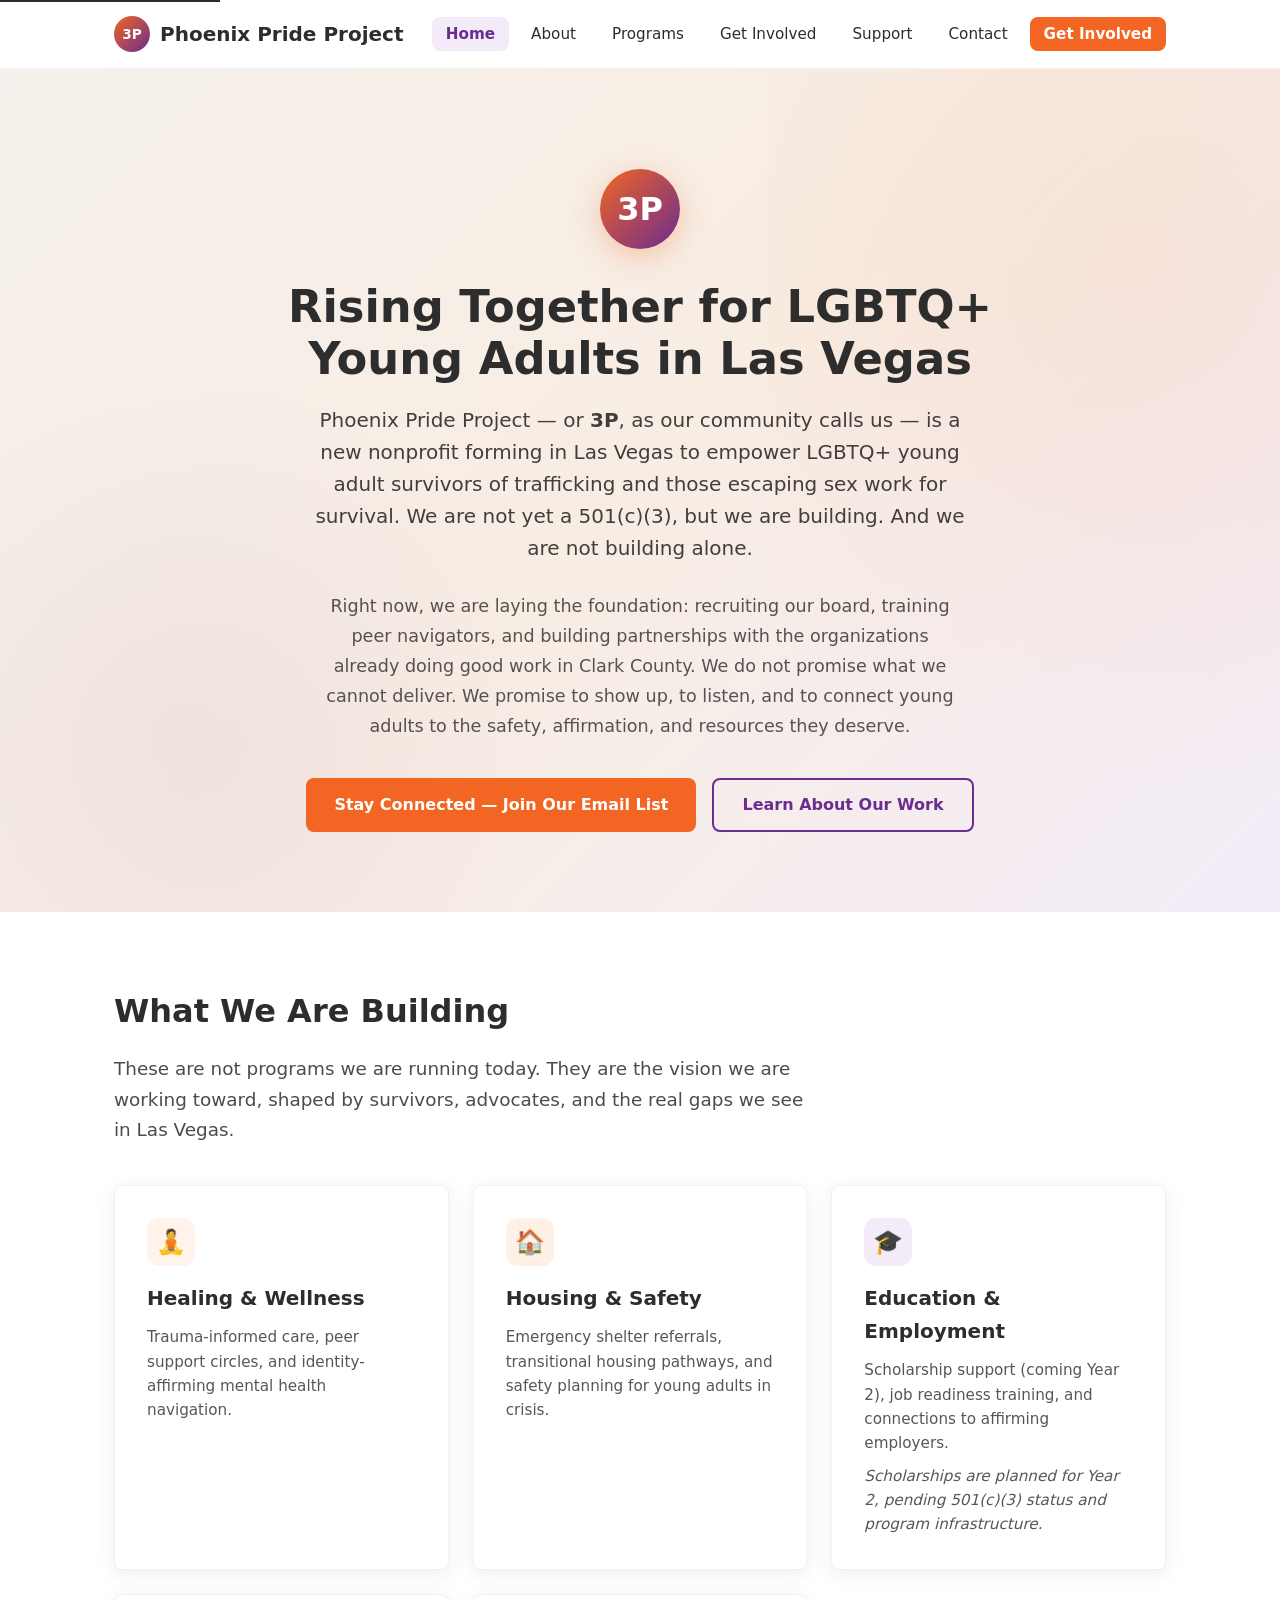
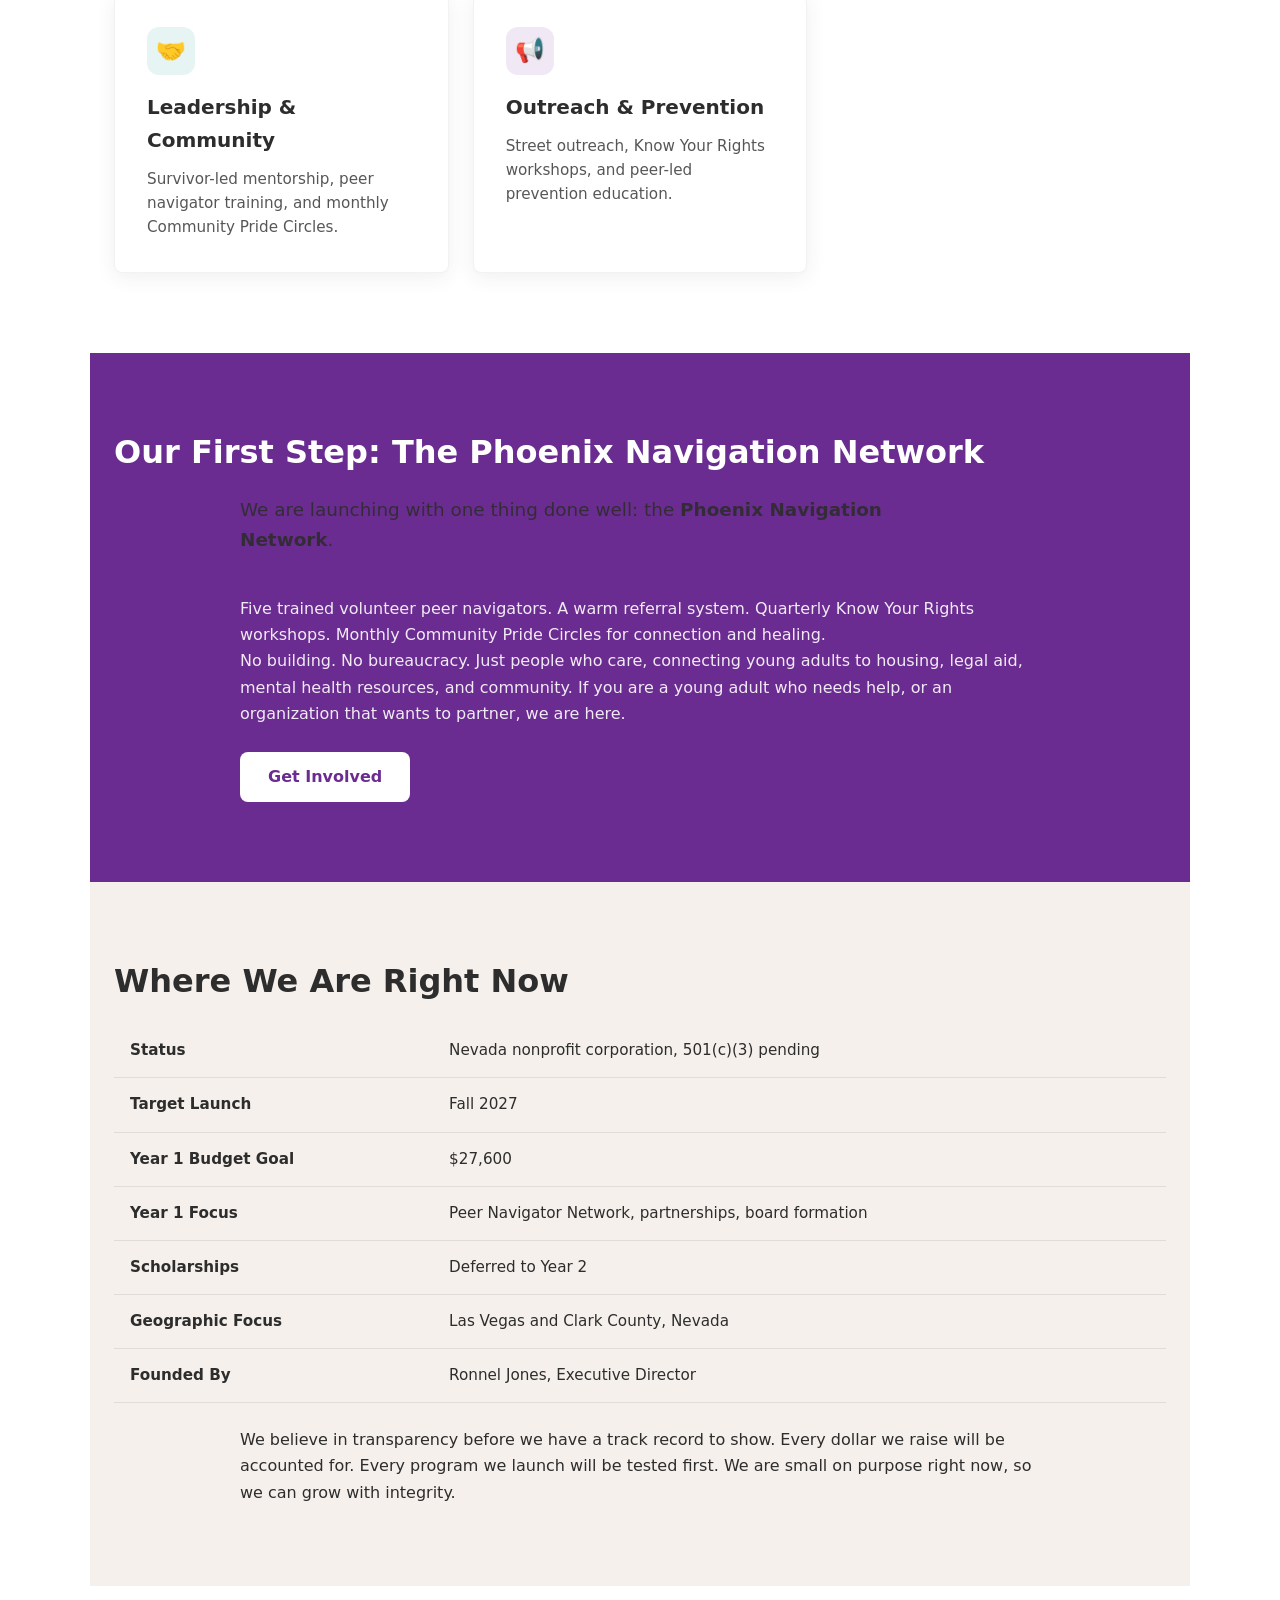
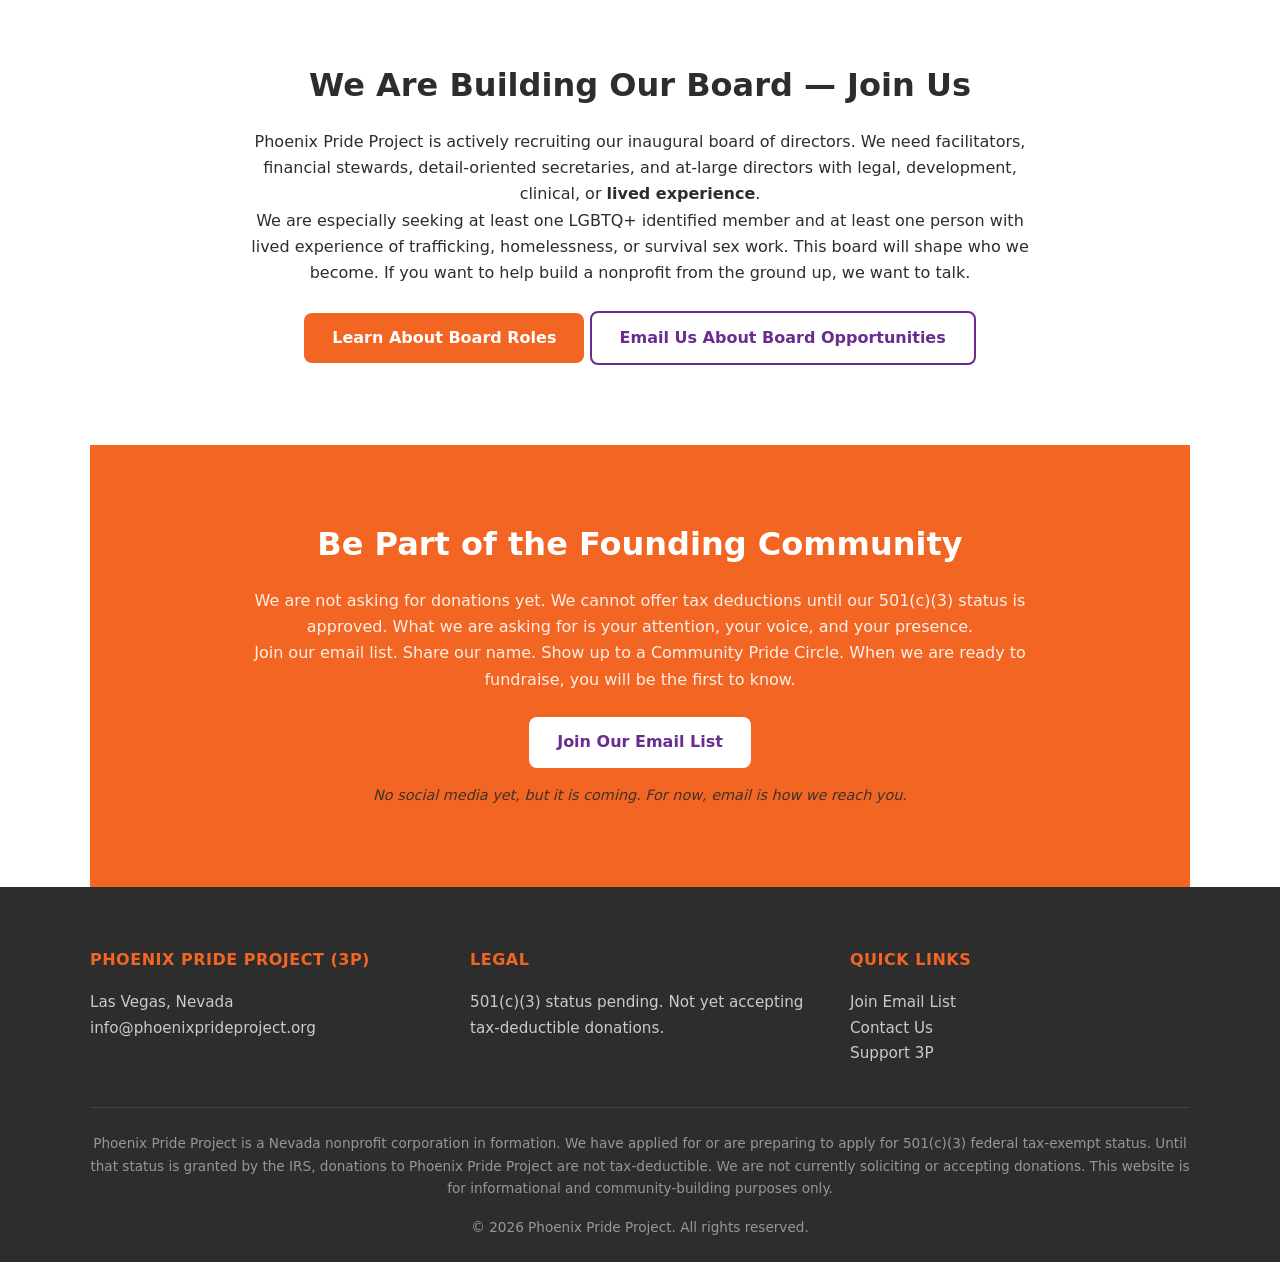
<file: index.html>
<!DOCTYPE html>
<html lang="en">
<head>
  <meta charset="UTF-8">
  <meta name="viewport" content="width=device-width, initial-scale=1.0">
  <meta name="description" content="Phoenix Pride Project (3P) | Empowering LGBTQ+ Young Adult Survivors in Las Vegas">
  <title>Home — Phoenix Pride Project (3P)</title>
  <link rel="stylesheet" href="css/styles.css">
  <link rel="icon" href="data:image/svg+xml,%3Csvg xmlns='http://www.w3.org/2000/svg' viewBox='0 0 100 100'%3E%3Ccircle cx='50' cy='50' r='50' fill='%23F26522'/%3E%3Ctext x='50' y='65' font-size='50' text-anchor='middle' fill='white' font-family='Arial'%3E3P%3C/text%3E%3C/svg%3E">
</head>
<body>
  <a href="#main-content" class="skip-link">Skip to main content</a>
  <nav class="site-nav" role="navigation" aria-label="Main navigation">
    <div class="nav-container">
      <a href="index.html" class="nav-logo" aria-label="Phoenix Pride Project home">
        <span class="logo-mark" aria-hidden="true">3P</span>
        <span>Phoenix Pride Project</span>
      </a>
      <button class="menu-toggle" aria-expanded="false" aria-controls="nav-menu" aria-label="Toggle navigation menu">
        <svg viewBox="0 0 24 24" fill="none" stroke="currentColor" stroke-width="2" stroke-linecap="round" stroke-linejoin="round" aria-hidden="true"><line x1="3" y1="6" x2="21" y2="6"></line><line x1="3" y1="12" x2="21" y2="12"></line><line x1="3" y1="18" x2="21" y2="18"></line></svg>
        <span class="sr-only">Open menu</span>
      </button>
      <ul class="nav-links" id="nav-menu" role="menubar">
          <li><a href="index.html" aria-current="page">Home</a></li>
          <li><a href="about.html" >About</a></li>
          <li><a href="programs.html" >Programs</a></li>
          <li><a href="get-involved.html" >Get Involved</a></li>
          <li><a href="support.html" >Support</a></li>
          <li><a href="contact.html" >Contact</a></li>
          <li><a href="get-involved.html" class="nav-cta">Get Involved</a></li>
      </ul>
    </div>
  </nav>
  <main id="main-content">
    <section class="hero" aria-label="Introduction">
      <div class="hero-content">
        <div class="hero-logo" aria-hidden="true">3P</div>
        <h1>Rising Together for LGBTQ+ Young Adults in Las Vegas</h1>
        <p class="hero-subhead">Phoenix Pride Project — or <strong>3P</strong>, as our community calls us — is a new nonprofit forming in Las Vegas to empower LGBTQ+ young adult survivors of trafficking and those escaping sex work for survival. We are not yet a 501(c)(3), but we are building. And we are not building alone.</p>
        <p class="hero-body">Right now, we are laying the foundation: recruiting our board, training peer navigators, and building partnerships with the organizations already doing good work in Clark County. We do not promise what we cannot deliver. We promise to show up, to listen, and to connect young adults to the safety, affirmation, and resources they deserve.</p>
        <div class="hero-actions">
          <a href="get-involved.html#email-list" class="btn btn-primary">Stay Connected — Join Our Email List</a>
          <a href="about.html" class="btn btn-secondary">Learn About Our Work</a>
        </div>
      </div>
    </section>
    <section class="section" aria-labelledby="building-heading">
      <h2 id="building-heading" class="section-header">What We Are Building</h2>
      <p class="section-intro">These are not programs we are running today. They are the vision we are working toward, shaped by survivors, advocates, and the real gaps we see in Las Vegas.</p>
      <div class="card-grid" role="list">
        <article class="card pillar-card" role="listitem">
          <div class="card-icon" aria-hidden="true">&#129496;</div>
          <h3>Healing &amp; Wellness</h3>
          <p>Trauma-informed care, peer support circles, and identity-affirming mental health navigation.</p>
        </article>
        <article class="card pillar-card" role="listitem">
          <div class="card-icon" aria-hidden="true">&#127968;</div>
          <h3>Housing &amp; Safety</h3>
          <p>Emergency shelter referrals, transitional housing pathways, and safety planning for young adults in crisis.</p>
        </article>
        <article class="card pillar-card" role="listitem">
          <div class="card-icon" aria-hidden="true">&#127891;</div>
          <h3>Education &amp; Employment</h3>
          <p>Scholarship support (coming Year 2), job readiness training, and connections to affirming employers.</p>
          <p class="note">Scholarships are planned for Year 2, pending 501(c)(3) status and program infrastructure.</p>
        </article>
        <article class="card pillar-card" role="listitem">
          <div class="card-icon" aria-hidden="true">&#129309;</div>
          <h3>Leadership &amp; Community</h3>
          <p>Survivor-led mentorship, peer navigator training, and monthly Community Pride Circles.</p>
        </article>
        <article class="card pillar-card" role="listitem">
          <div class="card-icon" aria-hidden="true">&#128226;</div>
          <h3>Outreach &amp; Prevention</h3>
          <p>Street outreach, Know Your Rights workshops, and peer-led prevention education.</p>
        </article>
      </div>
    </section>
    <section class="section bg-purple" aria-labelledby="network-heading">
      <h2 id="network-heading" class="section-header">Our First Step: The Phoenix Navigation Network</h2>
      <div class="max-w-800">
        <p class="section-intro">We are launching with one thing done well: the <strong>Phoenix Navigation Network</strong>.</p>
        <p>Five trained volunteer peer navigators. A warm referral system. Quarterly Know Your Rights workshops. Monthly Community Pride Circles for connection and healing.</p>
        <p>No building. No bureaucracy. Just people who care, connecting young adults to housing, legal aid, mental health resources, and community. If you are a young adult who needs help, or an organization that wants to partner, we are here.</p>
        <div class="mt-3"><a href="get-involved.html" class="btn btn-white">Get Involved</a></div>
      </div>
    </section>
    <section class="section bg-warm" aria-labelledby="numbers-heading">
      <h2 id="numbers-heading" class="section-header">Where We Are Right Now</h2>
      <table class="data-table" aria-label="Organization status and timeline">
        <tbody>
          <tr><td><strong>Status</strong></td><td>Nevada nonprofit corporation, 501(c)(3) pending</td></tr>
          <tr><td><strong>Target Launch</strong></td><td>Fall 2027</td></tr>
          <tr><td><strong>Year 1 Budget Goal</strong></td><td>$27,600</td></tr>
          <tr><td><strong>Year 1 Focus</strong></td><td>Peer Navigator Network, partnerships, board formation</td></tr>
          <tr><td><strong>Scholarships</strong></td><td>Deferred to Year 2</td></tr>
          <tr><td><strong>Geographic Focus</strong></td><td>Las Vegas and Clark County, Nevada</td></tr>
          <tr><td><strong>Founded By</strong></td><td>Ronnel Jones, Executive Director</td></tr>
        </tbody>
      </table>
      <div class="max-w-800">
        <p>We believe in transparency before we have a track record to show. Every dollar we raise will be accounted for. Every program we launch will be tested first. We are small on purpose right now, so we can grow with integrity.</p>
      </div>
    </section>
    <section class="section" aria-labelledby="board-callout-heading">
      <div class="text-center max-w-800">
        <h2 id="board-callout-heading" class="section-header">We Are Building Our Board — Join Us</h2>
        <p>Phoenix Pride Project is actively recruiting our inaugural board of directors. We need facilitators, financial stewards, detail-oriented secretaries, and at-large directors with legal, development, clinical, or <strong>lived experience</strong>.</p>
        <p>We are especially seeking at least one LGBTQ+ identified member and at least one person with lived experience of trafficking, homelessness, or survival sex work. This board will shape who we become. If you want to help build a nonprofit from the ground up, we want to talk.</p>
        <div class="mt-3">
          <a href="about.html#board-heading" class="btn btn-primary">Learn About Board Roles</a>
          <a href="contact.html" class="btn btn-secondary">Email Us About Board Opportunities</a>
        </div>
      </div>
    </section>
    <section class="section bg-orange" aria-labelledby="connected-heading">
      <div class="text-center max-w-800">
        <h2 id="connected-heading" class="section-header">Be Part of the Founding Community</h2>
        <p>We are not asking for donations yet. We cannot offer tax deductions until our 501(c)(3) status is approved. What we are asking for is your attention, your voice, and your presence.</p>
        <p>Join our email list. Share our name. Show up to a Community Pride Circle. When we are ready to fundraise, you will be the first to know.</p>
        <div class="mt-3"><a href="get-involved.html#email-list" class="btn btn-white">Join Our Email List</a></div>
        <p class="note mt-2">No social media yet, but it is coming. For now, email is how we reach you.</p>
      </div>
    </section>

  </main>
  <footer class="site-footer" role="contentinfo">
    <div class="footer-grid">
      <div class="footer-col">
        <h4>Phoenix Pride Project (3P)</h4>
        <p>Las Vegas, Nevada<br>info@phoenixprideproject.org</p>
      </div>
      <div class="footer-col">
        <h4>Legal</h4>
        <p>501(c)(3) status pending. Not yet accepting tax-deductible donations.</p>
      </div>
      <div class="footer-col">
        <h4>Quick Links</h4>
        <p><a href="get-involved.html">Join Email List</a><br><a href="contact.html">Contact Us</a><br><a href="support.html">Support 3P</a></p>
      </div>
    </div>
    <div class="footer-bottom">
      <p>Phoenix Pride Project is a Nevada nonprofit corporation in formation. We have applied for or are preparing to apply for 501(c)(3) federal tax-exempt status. Until that status is granted by the IRS, donations to Phoenix Pride Project are not tax-deductible. We are not currently soliciting or accepting donations. This website is for informational and community-building purposes only.</p>
      <p class="mt-2">&copy; 2026 Phoenix Pride Project. All rights reserved.</p>
    </div>
  </footer>
  <script src="js/main.js"></script>
</body>
</html>
</file>
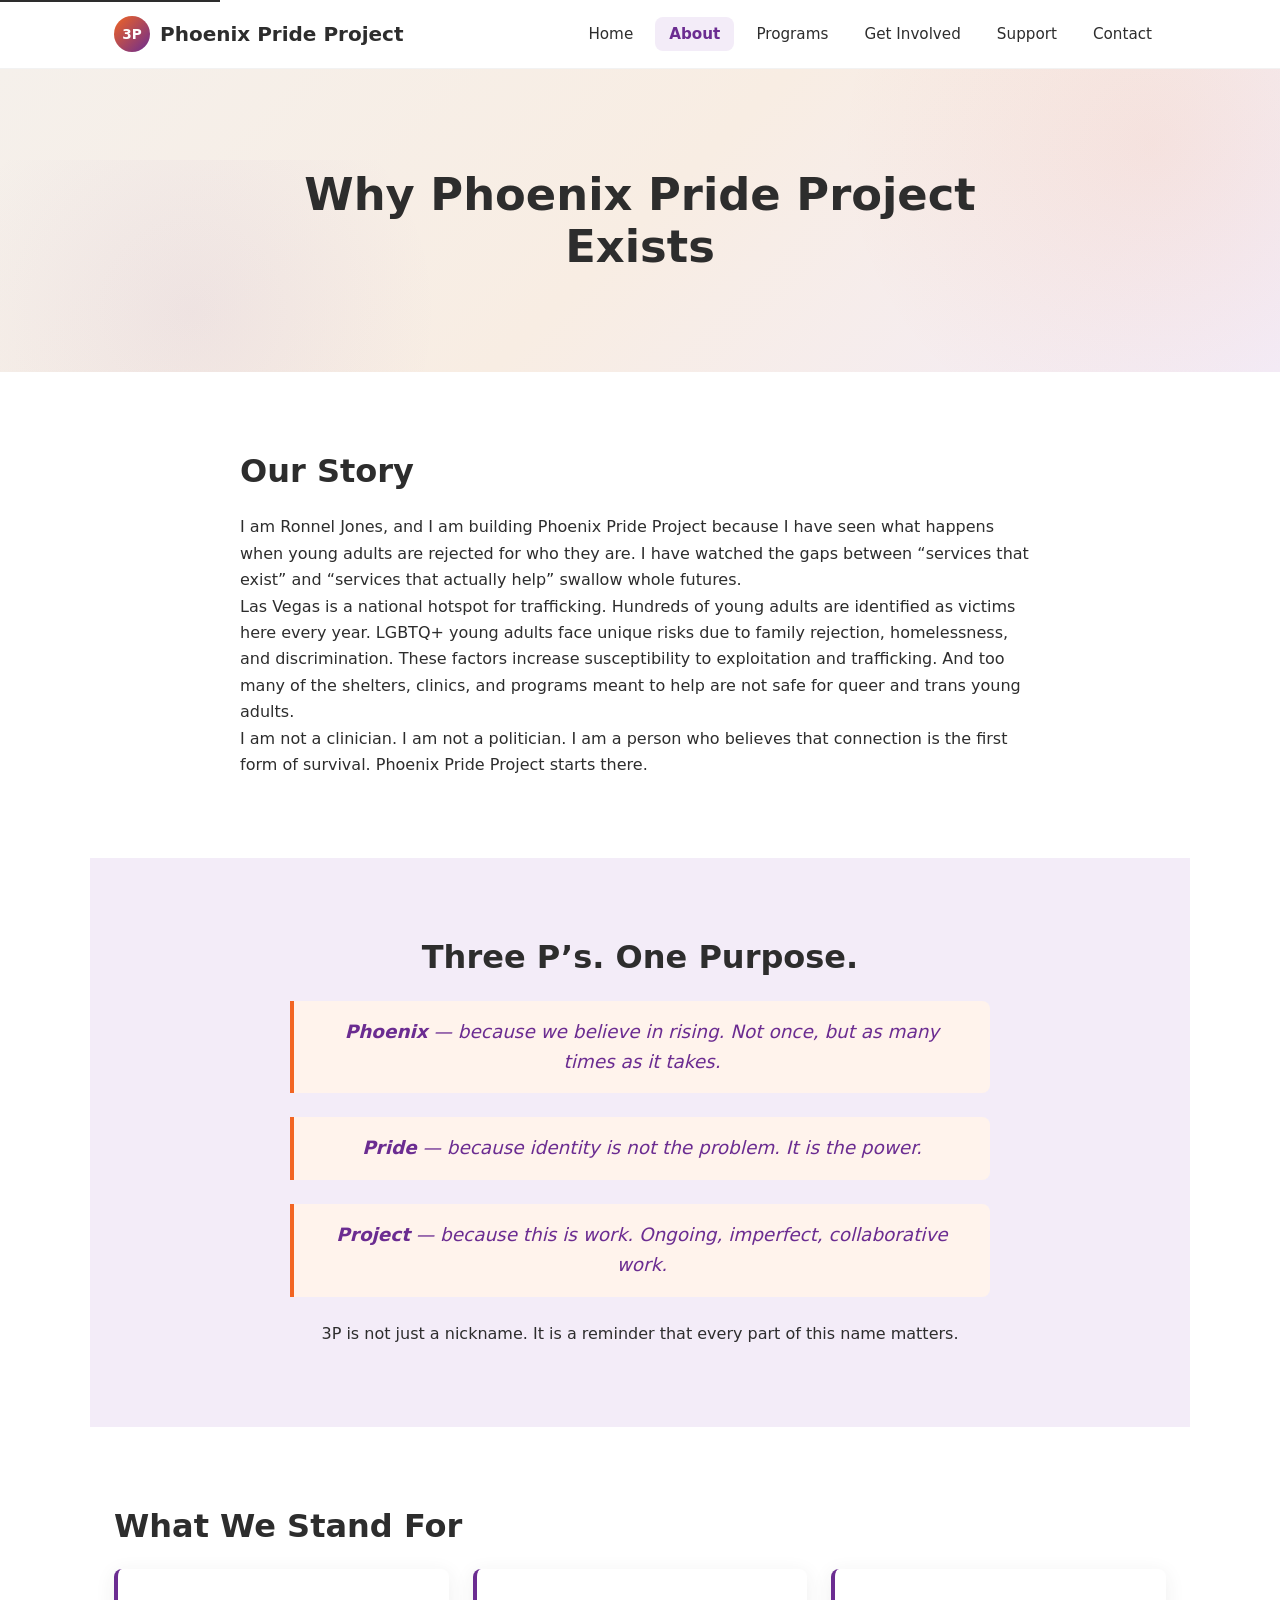
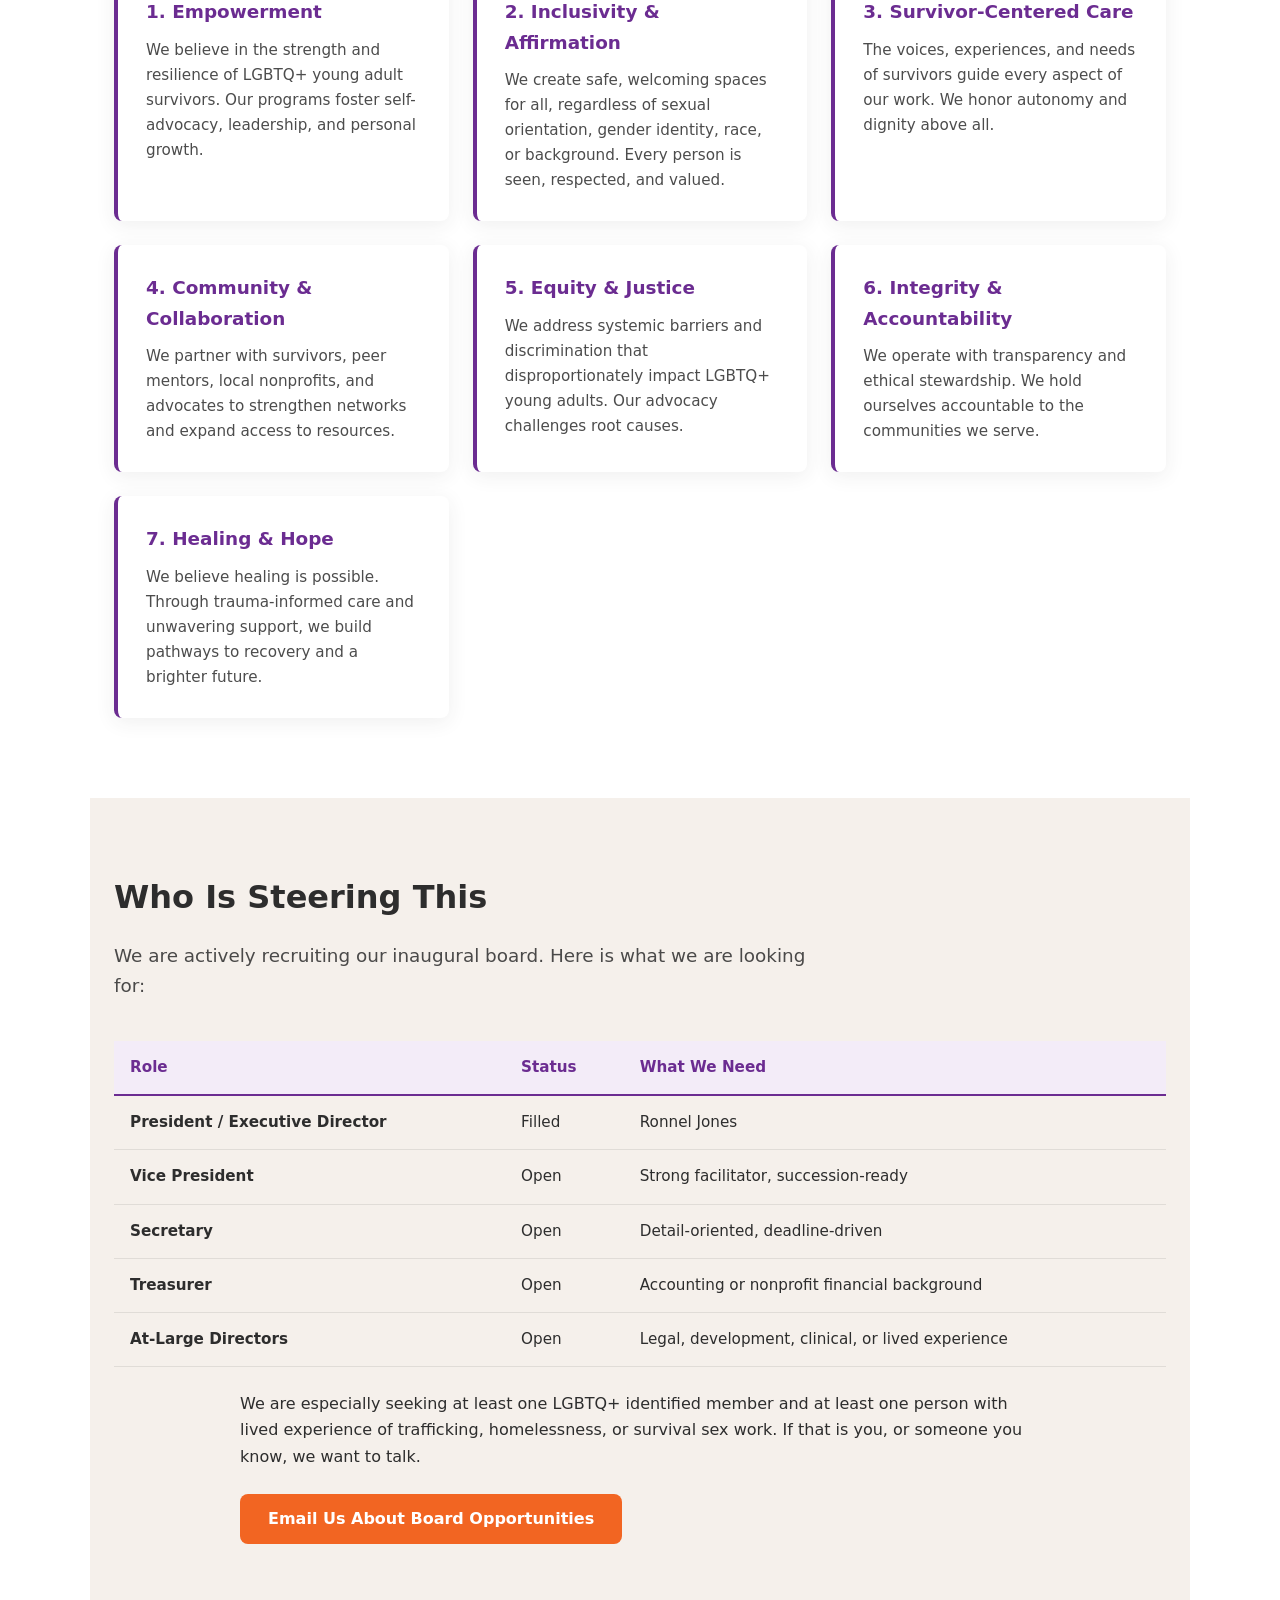
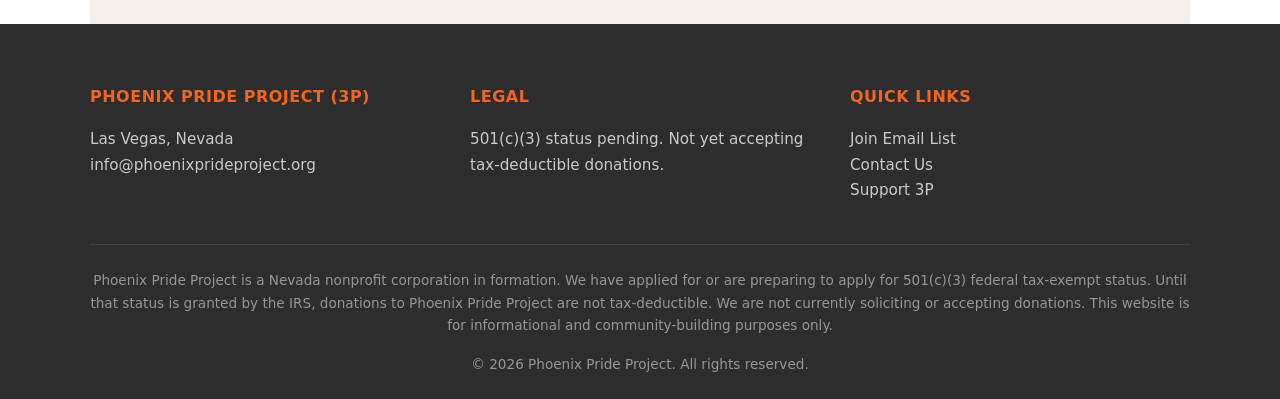
<file: about.html>
<!DOCTYPE html>
<html lang="en">
<head>
  <meta charset="UTF-8">
  <meta name="viewport" content="width=device-width, initial-scale=1.0">
  <meta name="description" content="Phoenix Pride Project (3P) is a forming nonprofit in Las Vegas empowering LGBTQ+ young adult survivors of trafficking and those escaping survival sex work. 501(c)(3) pending.">
  <title>About — Phoenix Pride Project (3P)</title>
  <link rel="stylesheet" href="css/styles.css">
  <link rel="icon" href="data:image/svg+xml,%3Csvg xmlns='http://www.w3.org/2000/svg' viewBox='0 0 100 100'%3E%3Ccircle cx='50' cy='50' r='50' fill='%23F26522'/%3E%3Ctext x='50' y='65' font-size='50' text-anchor='middle' fill='white' font-family='Arial'%3E3P%3C/text%3E%3C/svg%3E">
</head>
<body>
  <a href="#main-content" class="skip-link">Skip to main content</a>
  <nav class="site-nav" role="navigation" aria-label="Main navigation">
    <div class="nav-container">
      <a href="index.html" class="nav-logo" aria-label="Phoenix Pride Project home">
        <span class="logo-mark" aria-hidden="true">3P</span>
        <span>Phoenix Pride Project</span>
      </a>
      <button class="menu-toggle" aria-expanded="false" aria-controls="nav-menu" aria-label="Toggle navigation menu">
        <svg viewBox="0 0 24 24" fill="none" stroke="currentColor" stroke-width="2" stroke-linecap="round" stroke-linejoin="round" aria-hidden="true"><line x1="3" y1="6" x2="21" y2="6"></line><line x1="3" y1="12" x2="21" y2="12"></line><line x1="3" y1="18" x2="21" y2="18"></line></svg>
        <span class="sr-only">Open menu</span>
      </button>
      <ul class="nav-links" id="nav-menu" role="menubar">
          <li><a href="index.html" >Home</a></li>
          <li><a href="about.html" aria-current="page">About</a></li>
          <li><a href="programs.html" >Programs</a></li>
          <li><a href="get-involved.html" >Get Involved</a></li>
          <li><a href="support.html" >Support</a></li>
          <li><a href="contact.html" >Contact</a></li>
      </ul>
    </div>
  </nav>
  <main id="main-content">
    <section class="hero" aria-label="About Phoenix Pride Project">
      <div class="hero-content"><h1>Why Phoenix Pride Project Exists</h1></div>
    </section>
    <section class="section" aria-labelledby="story-heading">
      <div class="max-w-800">
        <h2 id="story-heading" class="section-header">Our Story</h2>
        <p>I am Ronnel Jones, and I am building Phoenix Pride Project because I have seen what happens when young adults are rejected for who they are. I have watched the gaps between &ldquo;services that exist&rdquo; and &ldquo;services that actually help&rdquo; swallow whole futures.</p>
        <p>Las Vegas is a national hotspot for trafficking. Hundreds of young adults are identified as victims here every year. LGBTQ+ young adults face unique risks due to family rejection, homelessness, and discrimination. These factors increase susceptibility to exploitation and trafficking. And too many of the shelters, clinics, and programs meant to help are not safe for queer and trans young adults.</p>
        <p>I am not a clinician. I am not a politician. I am a person who believes that connection is the first form of survival. Phoenix Pride Project starts there.</p>
      </div>
    </section>
    <section class="section bg-purple-soft" aria-labelledby="meaning-heading">
      <div class="text-center max-w-700">
        <h2 id="meaning-heading" class="section-header">Three P&rsquo;s. One Purpose.</h2>
        <div class="mt-3">
          <p class="pull-quote"><strong>Phoenix</strong> &mdash; because we believe in rising. Not once, but as many times as it takes.</p>
          <p class="pull-quote"><strong>Pride</strong> &mdash; because identity is not the problem. It is the power.</p>
          <p class="pull-quote"><strong>Project</strong> &mdash; because this is work. Ongoing, imperfect, collaborative work.</p>
          <p class="mt-3">3P is not just a nickname. It is a reminder that every part of this name matters.</p>
        </div>
      </div>
    </section>
    <section class="section" aria-labelledby="values-heading">
      <h2 id="values-heading" class="section-header">What We Stand For</h2>
      <div class="card-grid card-grid-2">
        <article class="value-card"><h3>1. Empowerment</h3><p>We believe in the strength and resilience of LGBTQ+ young adult survivors. Our programs foster self-advocacy, leadership, and personal growth.</p></article>
        <article class="value-card"><h3>2. Inclusivity &amp; Affirmation</h3><p>We create safe, welcoming spaces for all, regardless of sexual orientation, gender identity, race, or background. Every person is seen, respected, and valued.</p></article>
        <article class="value-card"><h3>3. Survivor-Centered Care</h3><p>The voices, experiences, and needs of survivors guide every aspect of our work. We honor autonomy and dignity above all.</p></article>
        <article class="value-card"><h3>4. Community &amp; Collaboration</h3><p>We partner with survivors, peer mentors, local nonprofits, and advocates to strengthen networks and expand access to resources.</p></article>
        <article class="value-card"><h3>5. Equity &amp; Justice</h3><p>We address systemic barriers and discrimination that disproportionately impact LGBTQ+ young adults. Our advocacy challenges root causes.</p></article>
        <article class="value-card"><h3>6. Integrity &amp; Accountability</h3><p>We operate with transparency and ethical stewardship. We hold ourselves accountable to the communities we serve.</p></article>
        <article class="value-card"><h3>7. Healing &amp; Hope</h3><p>We believe healing is possible. Through trauma-informed care and unwavering support, we build pathways to recovery and a brighter future.</p></article>
      </div>
    </section>
    <section class="section bg-warm" aria-labelledby="board-heading">
      <h2 id="board-heading" class="section-header">Who Is Steering This</h2>
      <p class="section-intro">We are actively recruiting our inaugural board. Here is what we are looking for:</p>
      <table class="data-table" aria-label="Board positions and status">
        <thead><tr><th>Role</th><th>Status</th><th>What We Need</th></tr></thead>
        <tbody>
          <tr><td><strong>President / Executive Director</strong></td><td>Filled</td><td>Ronnel Jones</td></tr>
          <tr><td><strong>Vice President</strong></td><td>Open</td><td>Strong facilitator, succession-ready</td></tr>
          <tr><td><strong>Secretary</strong></td><td>Open</td><td>Detail-oriented, deadline-driven</td></tr>
          <tr><td><strong>Treasurer</strong></td><td>Open</td><td>Accounting or nonprofit financial background</td></tr>
          <tr><td><strong>At-Large Directors</strong></td><td>Open</td><td>Legal, development, clinical, or lived experience</td></tr>
        </tbody>
      </table>
      <div class="max-w-800">
        <p>We are especially seeking at least one LGBTQ+ identified member and at least one person with lived experience of trafficking, homelessness, or survival sex work. If that is you, or someone you know, we want to talk.</p>
        <div class="mt-3"><a href="contact.html" class="btn btn-primary">Email Us About Board Opportunities</a></div>
      </div>
    </section>

  </main>
  <footer class="site-footer" role="contentinfo">
    <div class="footer-grid">
      <div class="footer-col">
        <h4>Phoenix Pride Project (3P)</h4>
        <p>Las Vegas, Nevada<br>info@phoenixprideproject.org</p>
      </div>
      <div class="footer-col">
        <h4>Legal</h4>
        <p>501(c)(3) status pending. Not yet accepting tax-deductible donations.</p>
      </div>
      <div class="footer-col">
        <h4>Quick Links</h4>
        <p><a href="get-involved.html">Join Email List</a><br><a href="contact.html">Contact Us</a><br><a href="support.html">Support 3P</a></p>
      </div>
    </div>
    <div class="footer-bottom">
      <p>Phoenix Pride Project is a Nevada nonprofit corporation in formation. We have applied for or are preparing to apply for 501(c)(3) federal tax-exempt status. Until that status is granted by the IRS, donations to Phoenix Pride Project are not tax-deductible. We are not currently soliciting or accepting donations. This website is for informational and community-building purposes only.</p>
      <p class="mt-2">&copy; 2026 Phoenix Pride Project. All rights reserved.</p>
    </div>
  </footer>
  <script src="js/main.js"></script>
</body>
</html>
</file>
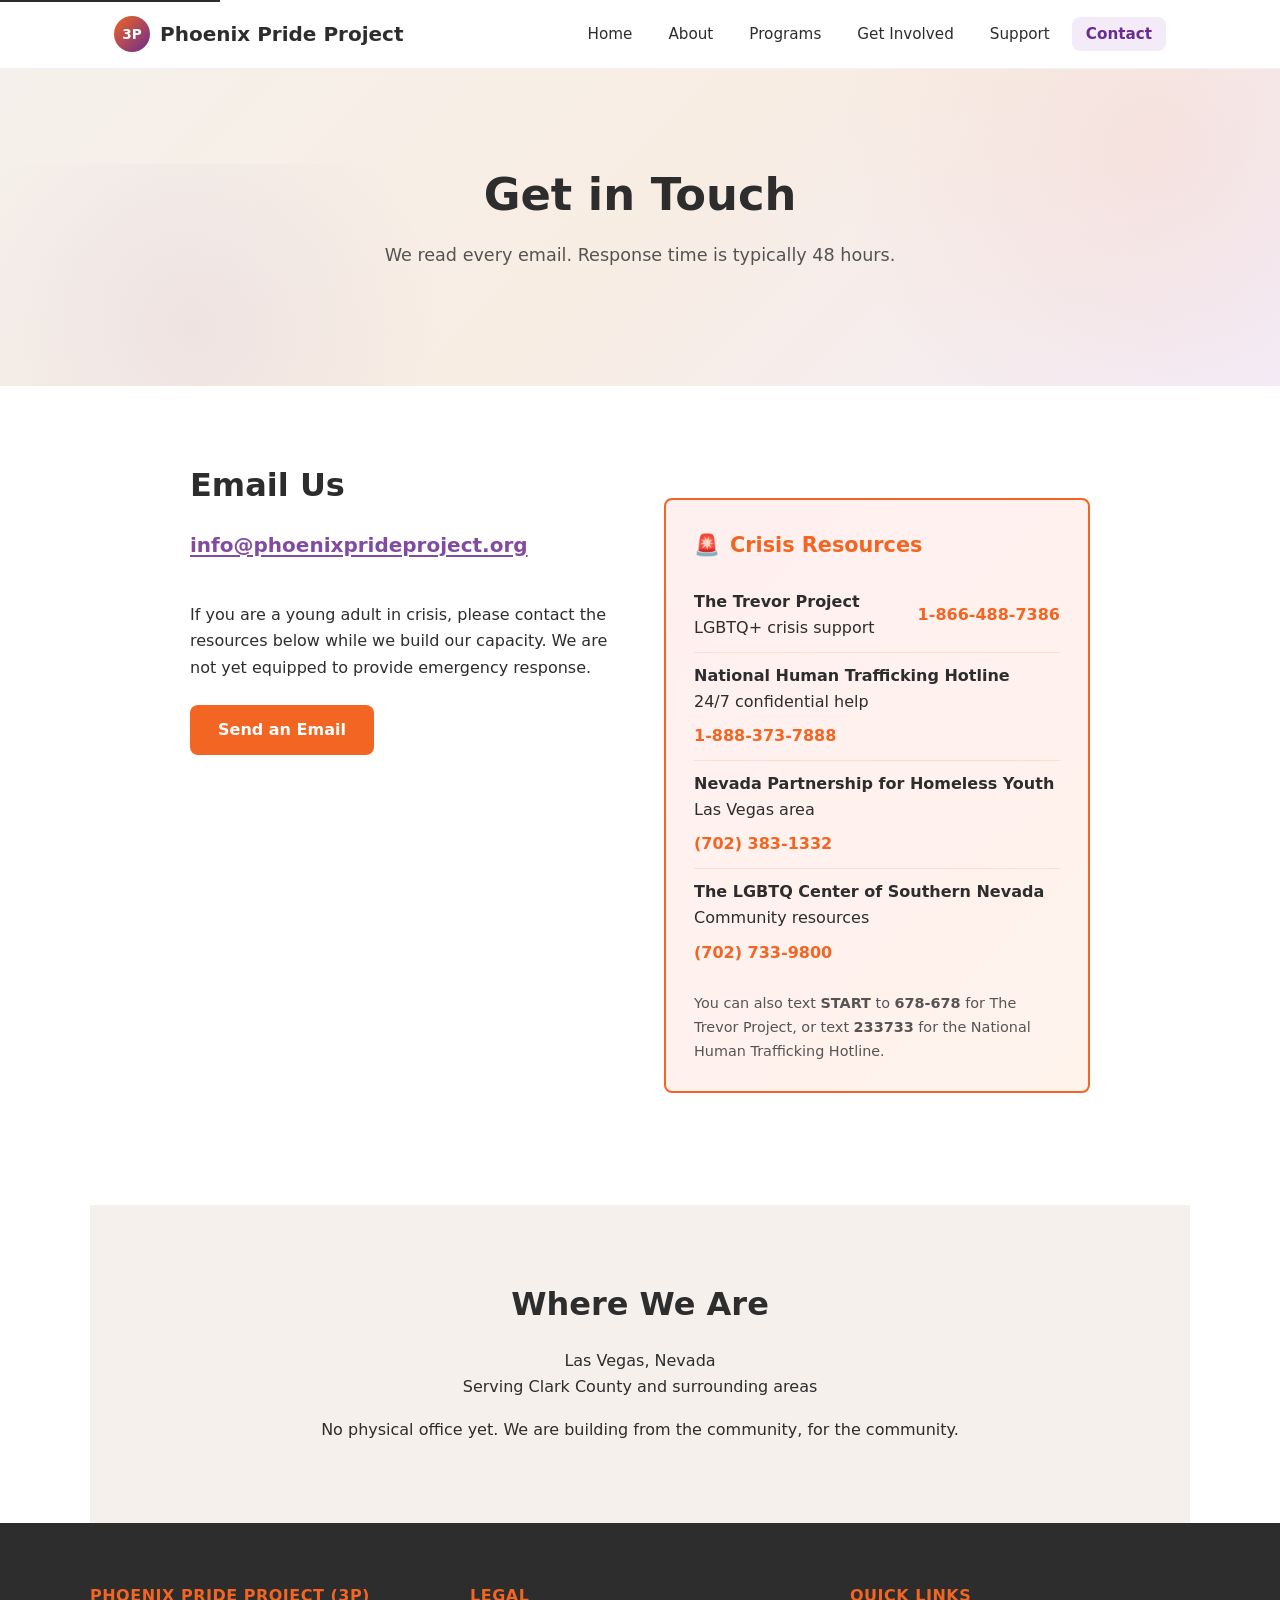
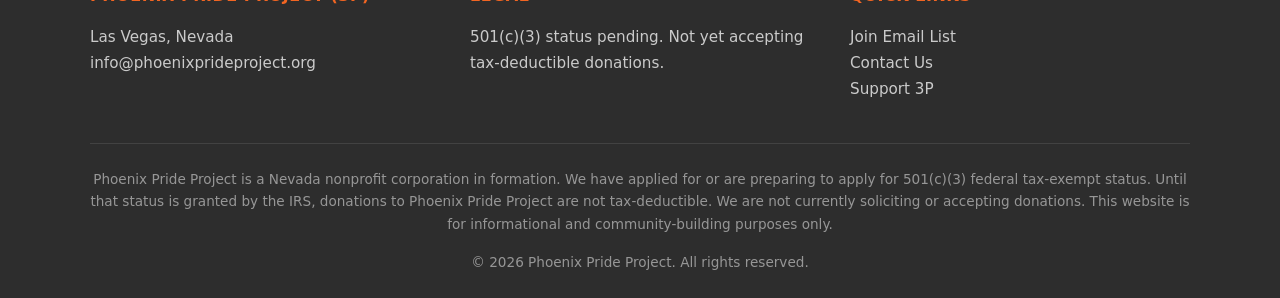
<file: contact.html>
<!DOCTYPE html>
<html lang="en">
<head>
  <meta charset="UTF-8">
  <meta name="viewport" content="width=device-width, initial-scale=1.0">
  <meta name="description" content="Phoenix Pride Project (3P) is a forming nonprofit in Las Vegas empowering LGBTQ+ young adult survivors of trafficking and those escaping survival sex work. 501(c)(3) pending.">
  <title>Contact — Phoenix Pride Project (3P)</title>
  <link rel="stylesheet" href="css/styles.css">
  <link rel="icon" href="data:image/svg+xml,%3Csvg xmlns='http://www.w3.org/2000/svg' viewBox='0 0 100 100'%3E%3Ccircle cx='50' cy='50' r='50' fill='%23F26522'/%3E%3Ctext x='50' y='65' font-size='50' text-anchor='middle' fill='white' font-family='Arial'%3E3P%3C/text%3E%3C/svg%3E">
</head>
<body>
  <a href="#main-content" class="skip-link">Skip to main content</a>
  <nav class="site-nav" role="navigation" aria-label="Main navigation">
    <div class="nav-container">
      <a href="index.html" class="nav-logo" aria-label="Phoenix Pride Project home">
        <span class="logo-mark" aria-hidden="true">3P</span>
        <span>Phoenix Pride Project</span>
      </a>
      <button class="menu-toggle" aria-expanded="false" aria-controls="nav-menu" aria-label="Toggle navigation menu">
        <svg viewBox="0 0 24 24" fill="none" stroke="currentColor" stroke-width="2" stroke-linecap="round" stroke-linejoin="round" aria-hidden="true"><line x1="3" y1="6" x2="21" y2="6"></line><line x1="3" y1="12" x2="21" y2="12"></line><line x1="3" y1="18" x2="21" y2="18"></line></svg>
        <span class="sr-only">Open menu</span>
      </button>
      <ul class="nav-links" id="nav-menu" role="menubar">
          <li><a href="index.html" >Home</a></li>
          <li><a href="about.html" >About</a></li>
          <li><a href="programs.html" >Programs</a></li>
          <li><a href="get-involved.html" >Get Involved</a></li>
          <li><a href="support.html" >Support</a></li>
          <li><a href="contact.html" aria-current="page">Contact</a></li>
      </ul>
    </div>
  </nav>
  <main id="main-content">
    <section class="hero" aria-label="Contact 3P">
      <div class="hero-content">
        <h1>Get in Touch</h1>
        <p class="hero-body">We read every email. Response time is typically 48 hours.</p>
      </div>
    </section>
    <section class="section" aria-labelledby="contact-heading">
      <div class="two-col max-w-900">
        <div>
          <h2 id="contact-heading" class="section-header">Email Us</h2>
          <p class="section-intro" style="font-size: 1.25rem; font-weight: 600;"><a href="mailto:info@phoenixprideproject.org">info@phoenixprideproject.org</a></p>
          <p>If you are a young adult in crisis, please contact the resources below while we build our capacity. We are not yet equipped to provide emergency response.</p>
          <div class="mt-3"><a href="mailto:info@phoenixprideproject.org" class="btn btn-primary">Send an Email</a></div>
        </div>
        <div class="crisis-box" role="alert">
          <h3><span aria-hidden="true">&#128680;</span> Crisis Resources</h3>
          <ul>
            <li><div><strong>The Trevor Project</strong><br>LGBTQ+ crisis support</div><a href="tel:1-866-488-7386">1-866-488-7386</a></li>
            <li><div><strong>National Human Trafficking Hotline</strong><br>24/7 confidential help</div><a href="tel:1-888-373-7888">1-888-373-7888</a></li>
            <li><div><strong>Nevada Partnership for Homeless Youth</strong><br>Las Vegas area</div><a href="tel:702-383-1332">(702) 383-1332</a></li>
            <li><div><strong>The LGBTQ Center of Southern Nevada</strong><br>Community resources</div><a href="tel:702-733-9800">(702) 733-9800</a></li>
          </ul>
          <p style="margin-top: 16px; font-size: 0.9rem; opacity: 0.8;">You can also text <strong>START</strong> to <strong>678-678</strong> for The Trevor Project, or text <strong>233733</strong> for the National Human Trafficking Hotline.</p>
        </div>
      </div>
    </section>
    <section class="section bg-warm" aria-labelledby="location-heading">
      <div class="text-center max-w-700">
        <h2 id="location-heading" class="section-header">Where We Are</h2>
        <p>Las Vegas, Nevada</p>
        <p>Serving Clark County and surrounding areas</p>
        <p class="mt-2">No physical office yet. We are building from the community, for the community.</p>
      </div>
    </section>

  </main>
  <footer class="site-footer" role="contentinfo">
    <div class="footer-grid">
      <div class="footer-col">
        <h4>Phoenix Pride Project (3P)</h4>
        <p>Las Vegas, Nevada<br>info@phoenixprideproject.org</p>
      </div>
      <div class="footer-col">
        <h4>Legal</h4>
        <p>501(c)(3) status pending. Not yet accepting tax-deductible donations.</p>
      </div>
      <div class="footer-col">
        <h4>Quick Links</h4>
        <p><a href="get-involved.html">Join Email List</a><br><a href="contact.html">Contact Us</a><br><a href="support.html">Support 3P</a></p>
      </div>
    </div>
    <div class="footer-bottom">
      <p>Phoenix Pride Project is a Nevada nonprofit corporation in formation. We have applied for or are preparing to apply for 501(c)(3) federal tax-exempt status. Until that status is granted by the IRS, donations to Phoenix Pride Project are not tax-deductible. We are not currently soliciting or accepting donations. This website is for informational and community-building purposes only.</p>
      <p class="mt-2">&copy; 2026 Phoenix Pride Project. All rights reserved.</p>
    </div>
  </footer>
  <script src="js/main.js"></script>
</body>
</html>
</file>
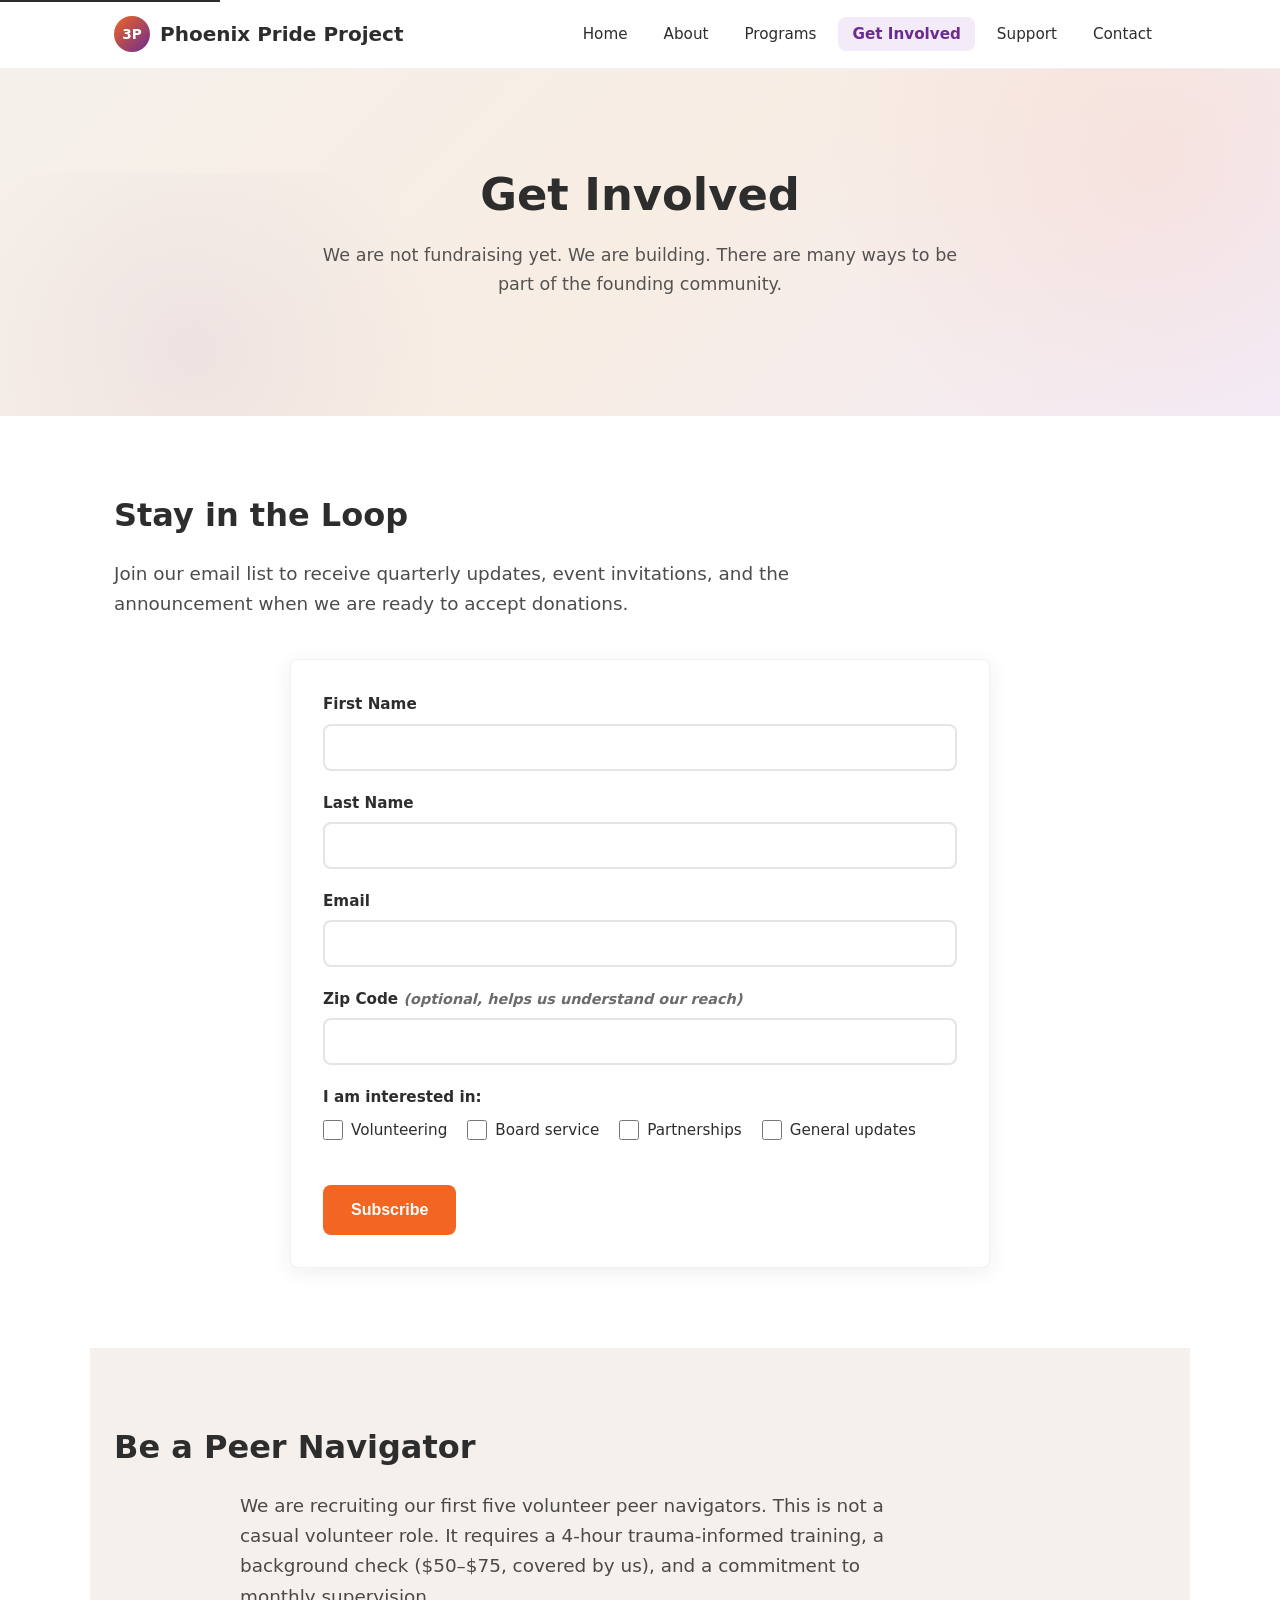
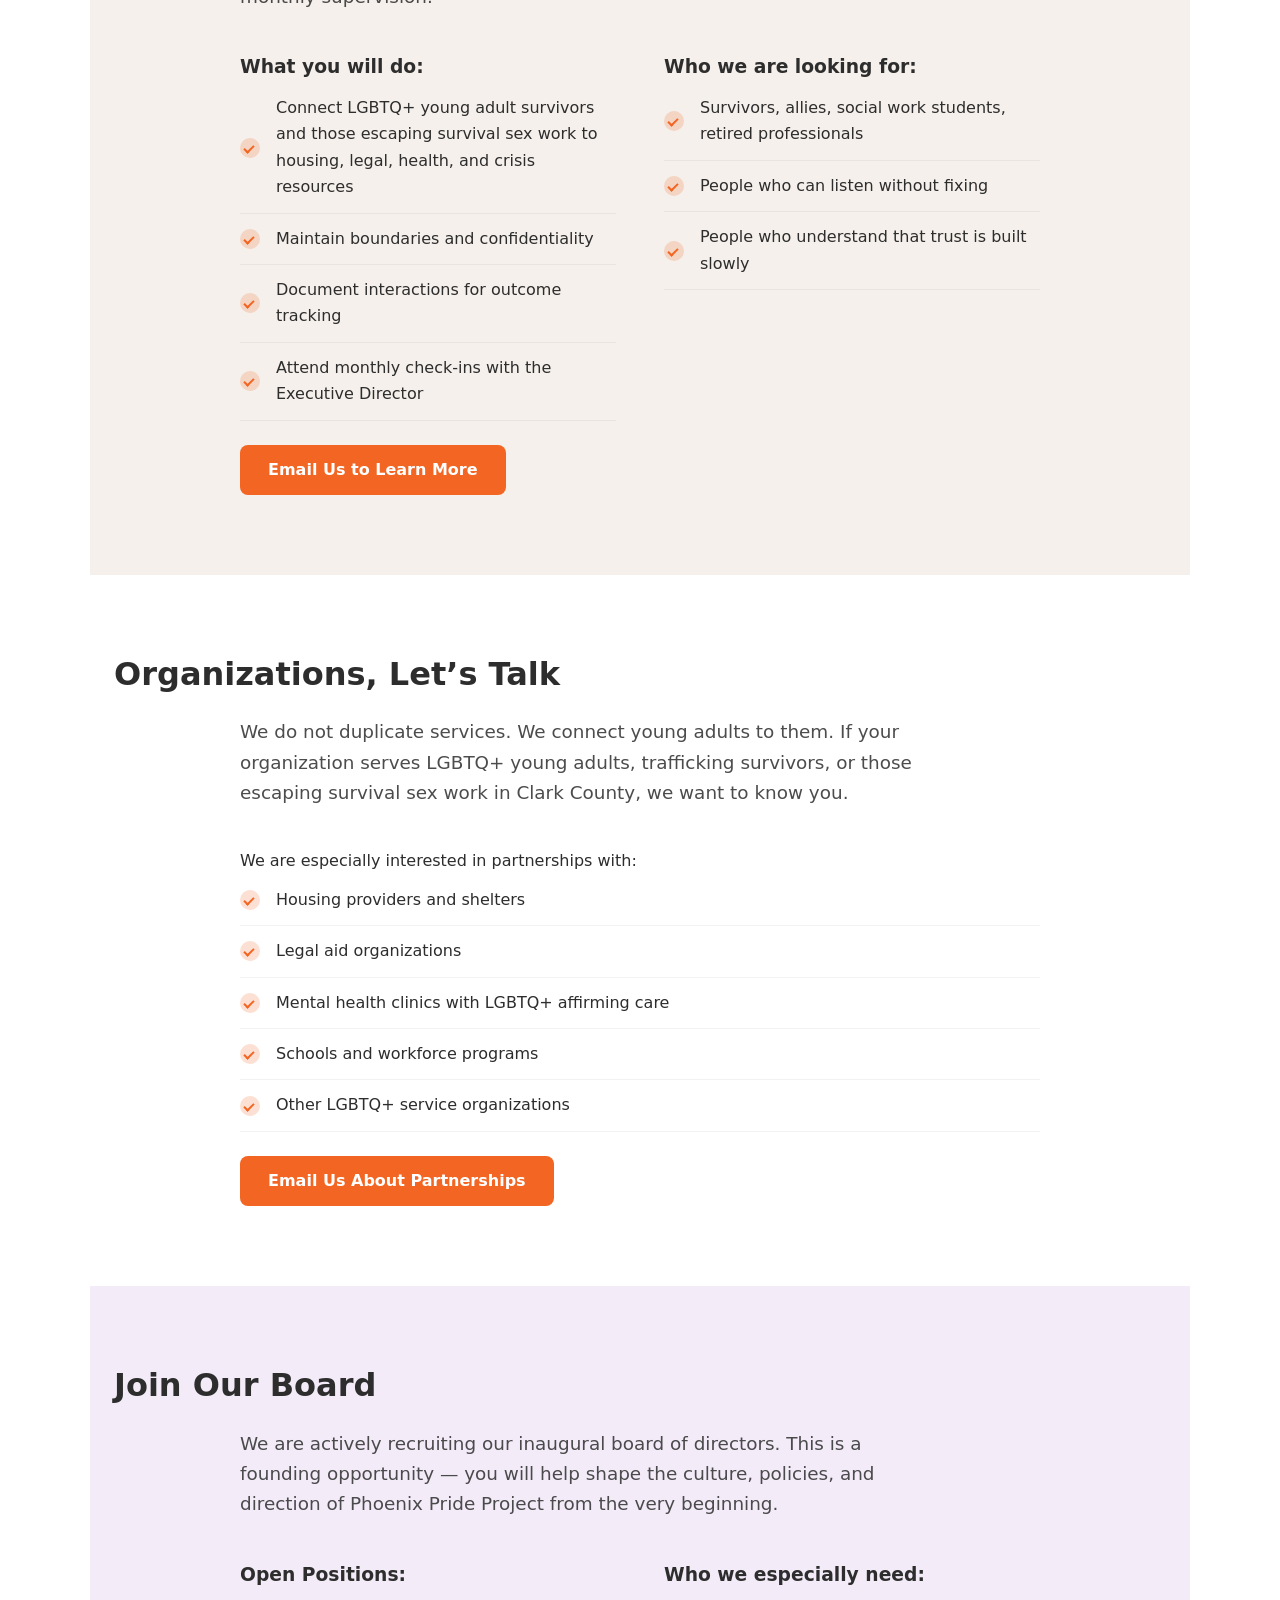
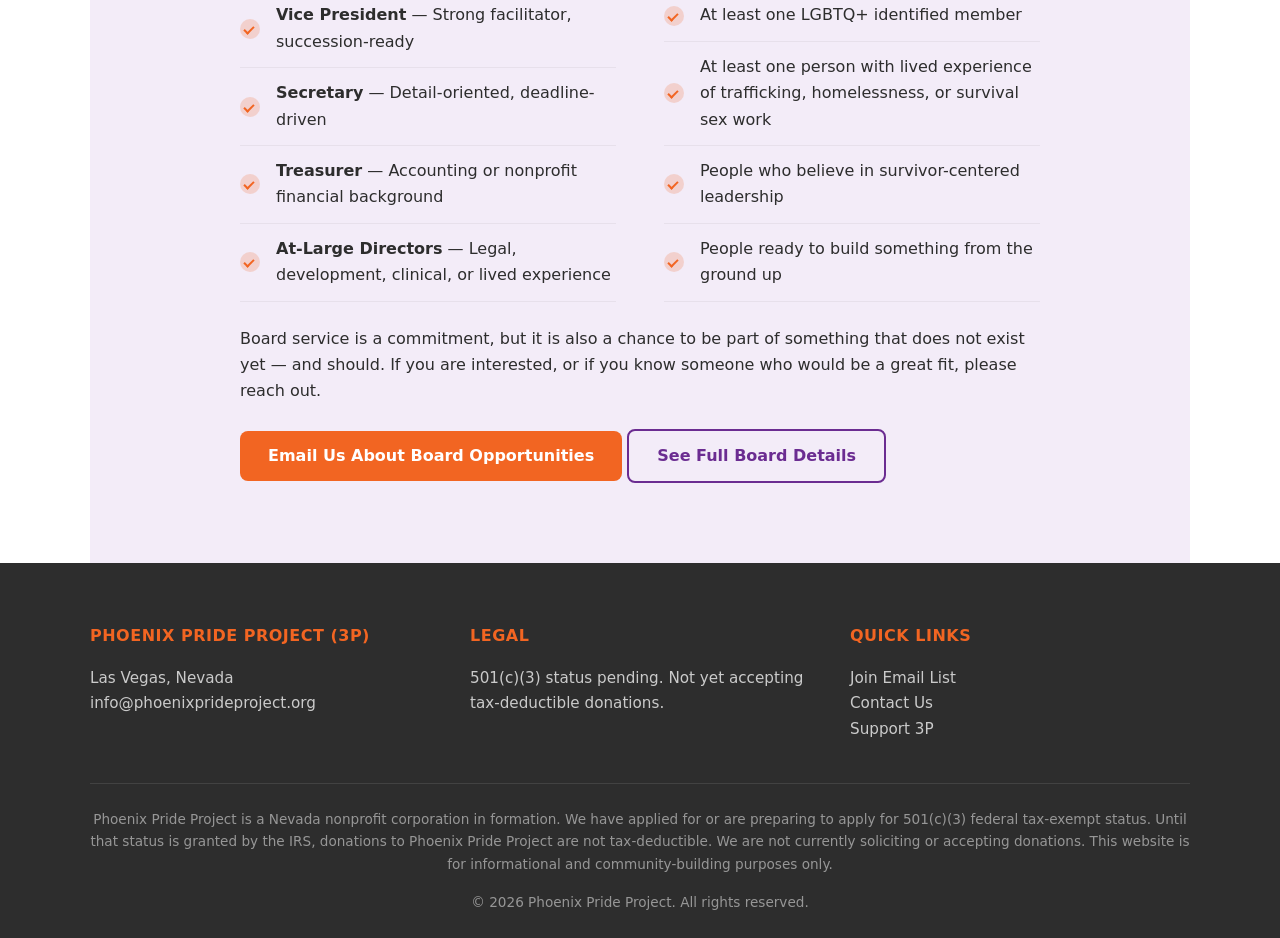
<file: get-involved.html>
<!DOCTYPE html>
<html lang="en">
<head>
  <meta charset="UTF-8">
  <meta name="viewport" content="width=device-width, initial-scale=1.0">
  <meta name="description" content="Phoenix Pride Project (3P) is a forming nonprofit in Las Vegas empowering LGBTQ+ young adult survivors of trafficking and those escaping survival sex work. 501(c)(3) pending.">
  <title>Get Involved — Phoenix Pride Project (3P)</title>
  <link rel="stylesheet" href="css/styles.css">
  <link rel="icon" href="data:image/svg+xml,%3Csvg xmlns='http://www.w3.org/2000/svg' viewBox='0 0 100 100'%3E%3Ccircle cx='50' cy='50' r='50' fill='%23F26522'/%3E%3Ctext x='50' y='65' font-size='50' text-anchor='middle' fill='white' font-family='Arial'%3E3P%3C/text%3E%3C/svg%3E">
</head>
<body>
  <a href="#main-content" class="skip-link">Skip to main content</a>
  <nav class="site-nav" role="navigation" aria-label="Main navigation">
    <div class="nav-container">
      <a href="index.html" class="nav-logo" aria-label="Phoenix Pride Project home">
        <span class="logo-mark" aria-hidden="true">3P</span>
        <span>Phoenix Pride Project</span>
      </a>
      <button class="menu-toggle" aria-expanded="false" aria-controls="nav-menu" aria-label="Toggle navigation menu">
        <svg viewBox="0 0 24 24" fill="none" stroke="currentColor" stroke-width="2" stroke-linecap="round" stroke-linejoin="round" aria-hidden="true"><line x1="3" y1="6" x2="21" y2="6"></line><line x1="3" y1="12" x2="21" y2="12"></line><line x1="3" y1="18" x2="21" y2="18"></line></svg>
        <span class="sr-only">Open menu</span>
      </button>
      <ul class="nav-links" id="nav-menu" role="menubar">
          <li><a href="index.html" >Home</a></li>
          <li><a href="about.html" >About</a></li>
          <li><a href="programs.html" >Programs</a></li>
          <li><a href="get-involved.html" aria-current="page">Get Involved</a></li>
          <li><a href="support.html" >Support</a></li>
          <li><a href="contact.html" >Contact</a></li>
      </ul>
    </div>
  </nav>
  <main id="main-content">
    <section class="hero" aria-label="Get involved with 3P">
      <div class="hero-content">
        <h1>Get Involved</h1>
        <p class="hero-body">We are not fundraising yet. We are building. There are many ways to be part of the founding community.</p>
      </div>
    </section>
    <section class="section" id="email-list" aria-labelledby="email-heading">
      <h2 id="email-heading" class="section-header">Stay in the Loop</h2>
      <p class="section-intro">Join our email list to receive quarterly updates, event invitations, and the announcement when we are ready to accept donations.</p>
      <div class="max-w-700">
        <form action="mailto:info@phoenixprideproject.org" method="post" enctype="text/plain" class="card" onsubmit="alert('Thank you for your interest! Since we are still building our infrastructure, please email us directly at info@phoenixprideproject.org with your information. We will add you to our list manually.'); return false;">
          <div class="form-group">
            <label for="first-name">First Name</label>
            <input type="text" id="first-name" name="first-name" required aria-required="true">
          </div>
          <div class="form-group">
            <label for="last-name">Last Name</label>
            <input type="text" id="last-name" name="last-name" required aria-required="true">
          </div>
          <div class="form-group">
            <label for="email">Email</label>
            <input type="email" id="email" name="email" required aria-required="true">
          </div>
          <div class="form-group">
            <label for="zip">Zip Code <span class="note">(optional, helps us understand our reach)</span></label>
            <input type="text" id="zip" name="zip" inputmode="numeric" pattern="[0-9]{5}">
          </div>
          <div class="form-group">
            <label>I am interested in:</label>
            <div class="checkbox-group">
              <label><input type="checkbox" name="interest" value="volunteering"> Volunteering</label>
              <label><input type="checkbox" name="interest" value="board"> Board service</label>
              <label><input type="checkbox" name="interest" value="partnerships"> Partnerships</label>
              <label><input type="checkbox" name="interest" value="general"> General updates</label>
            </div>
          </div>
          <button type="submit" class="btn btn-primary mt-2">Subscribe</button>
        </form>
      </div>
    </section>
    <section class="section bg-warm" aria-labelledby="volunteer-heading">
      <h2 id="volunteer-heading" class="section-header">Be a Peer Navigator</h2>
      <div class="max-w-800">
        <p class="section-intro">We are recruiting our first five volunteer peer navigators. This is not a casual volunteer role. It requires a 4-hour trauma-informed training, a background check ($50&ndash;$75, covered by us), and a commitment to monthly supervision.</p>
        <div class="two-col">
          <div>
            <h3>What you will do:</h3>
            <ul class="feature-list">
              <li>Connect LGBTQ+ young adult survivors and those escaping survival sex work to housing, legal, health, and crisis resources</li>
              <li>Maintain boundaries and confidentiality</li>
              <li>Document interactions for outcome tracking</li>
              <li>Attend monthly check-ins with the Executive Director</li>
            </ul>
          </div>
          <div>
            <h3>Who we are looking for:</h3>
            <ul class="feature-list">
              <li>Survivors, allies, social work students, retired professionals</li>
              <li>People who can listen without fixing</li>
              <li>People who understand that trust is built slowly</li>
            </ul>
          </div>
        </div>
        <div class="mt-3"><a href="contact.html" class="btn btn-primary">Email Us to Learn More</a></div>
      </div>
    </section>
    <section class="section" aria-labelledby="partner-heading">
      <h2 id="partner-heading" class="section-header">Organizations, Let&rsquo;s Talk</h2>
      <div class="max-w-800">
        <p class="section-intro">We do not duplicate services. We connect young adults to them. If your organization serves LGBTQ+ young adults, trafficking survivors, or those escaping survival sex work in Clark County, we want to know you.</p>
        <p>We are especially interested in partnerships with:</p>
        <ul class="feature-list">
          <li>Housing providers and shelters</li>
          <li>Legal aid organizations</li>
          <li>Mental health clinics with LGBTQ+ affirming care</li>
          <li>Schools and workforce programs</li>
          <li>Other LGBTQ+ service organizations</li>
        </ul>
        <div class="mt-3"><a href="contact.html" class="btn btn-primary">Email Us About Partnerships</a></div>
      </div>
    </section>
    <section class="section bg-purple-soft" aria-labelledby="join-board-heading">
      <h2 id="join-board-heading" class="section-header">Join Our Board</h2>
      <div class="max-w-800">
        <p class="section-intro">We are actively recruiting our inaugural board of directors. This is a founding opportunity — you will help shape the culture, policies, and direction of Phoenix Pride Project from the very beginning.</p>
        <div class="two-col">
          <div>
            <h3>Open Positions:</h3>
            <ul class="feature-list">
              <li><strong>Vice President</strong> — Strong facilitator, succession-ready</li>
              <li><strong>Secretary</strong> — Detail-oriented, deadline-driven</li>
              <li><strong>Treasurer</strong> — Accounting or nonprofit financial background</li>
              <li><strong>At-Large Directors</strong> — Legal, development, clinical, or lived experience</li>
            </ul>
          </div>
          <div>
            <h3>Who we especially need:</h3>
            <ul class="feature-list">
              <li>At least one LGBTQ+ identified member</li>
              <li>At least one person with lived experience of trafficking, homelessness, or survival sex work</li>
              <li>People who believe in survivor-centered leadership</li>
              <li>People ready to build something from the ground up</li>
            </ul>
          </div>
        </div>
        <p class="mt-3">Board service is a commitment, but it is also a chance to be part of something that does not exist yet — and should. If you are interested, or if you know someone who would be a great fit, please reach out.</p>
        <div class="mt-3">
          <a href="contact.html" class="btn btn-primary">Email Us About Board Opportunities</a>
          <a href="about.html#board-heading" class="btn btn-secondary">See Full Board Details</a>
        </div>
      </div>
    </section>

  </main>
  <footer class="site-footer" role="contentinfo">
    <div class="footer-grid">
      <div class="footer-col">
        <h4>Phoenix Pride Project (3P)</h4>
        <p>Las Vegas, Nevada<br>info@phoenixprideproject.org</p>
      </div>
      <div class="footer-col">
        <h4>Legal</h4>
        <p>501(c)(3) status pending. Not yet accepting tax-deductible donations.</p>
      </div>
      <div class="footer-col">
        <h4>Quick Links</h4>
        <p><a href="get-involved.html">Join Email List</a><br><a href="contact.html">Contact Us</a><br><a href="support.html">Support 3P</a></p>
      </div>
    </div>
    <div class="footer-bottom">
      <p>Phoenix Pride Project is a Nevada nonprofit corporation in formation. We have applied for or are preparing to apply for 501(c)(3) federal tax-exempt status. Until that status is granted by the IRS, donations to Phoenix Pride Project are not tax-deductible. We are not currently soliciting or accepting donations. This website is for informational and community-building purposes only.</p>
      <p class="mt-2">&copy; 2026 Phoenix Pride Project. All rights reserved.</p>
    </div>
  </footer>
  <script src="js/main.js"></script>
</body>
</html>
</file>
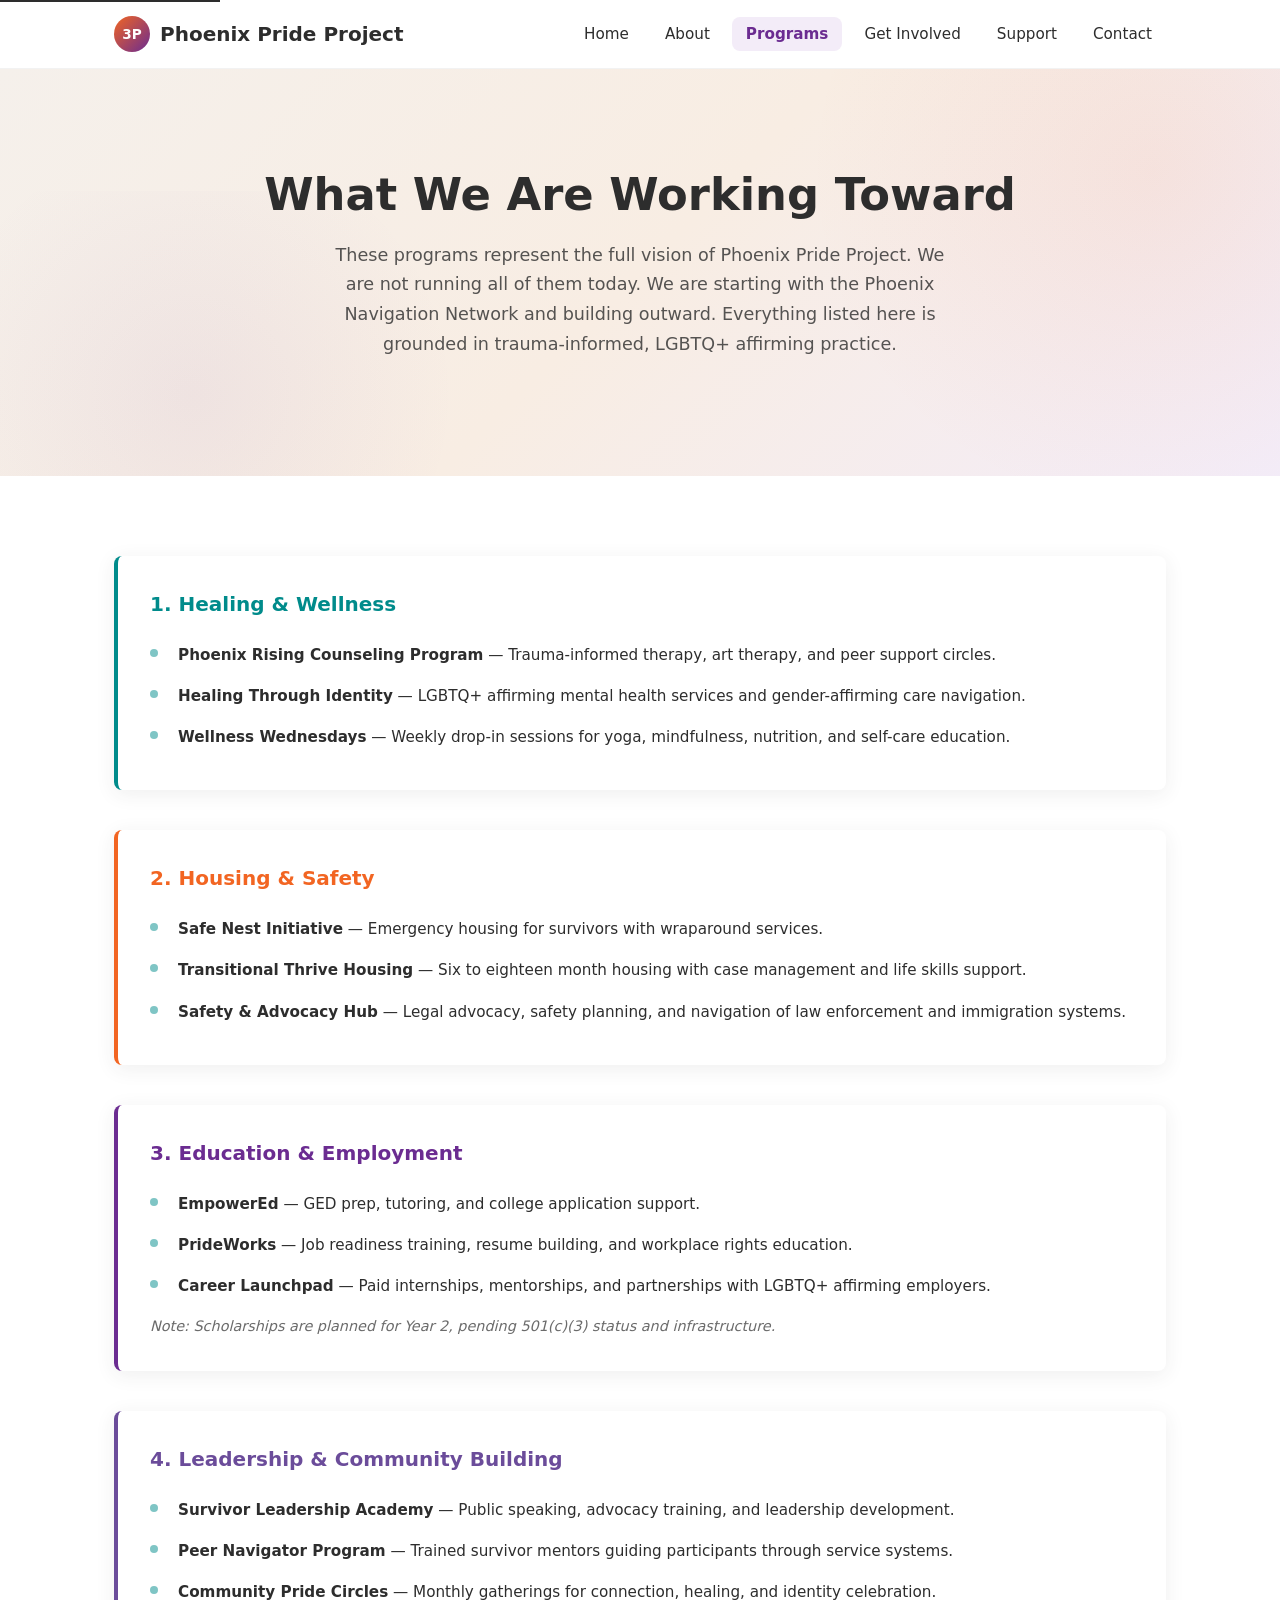
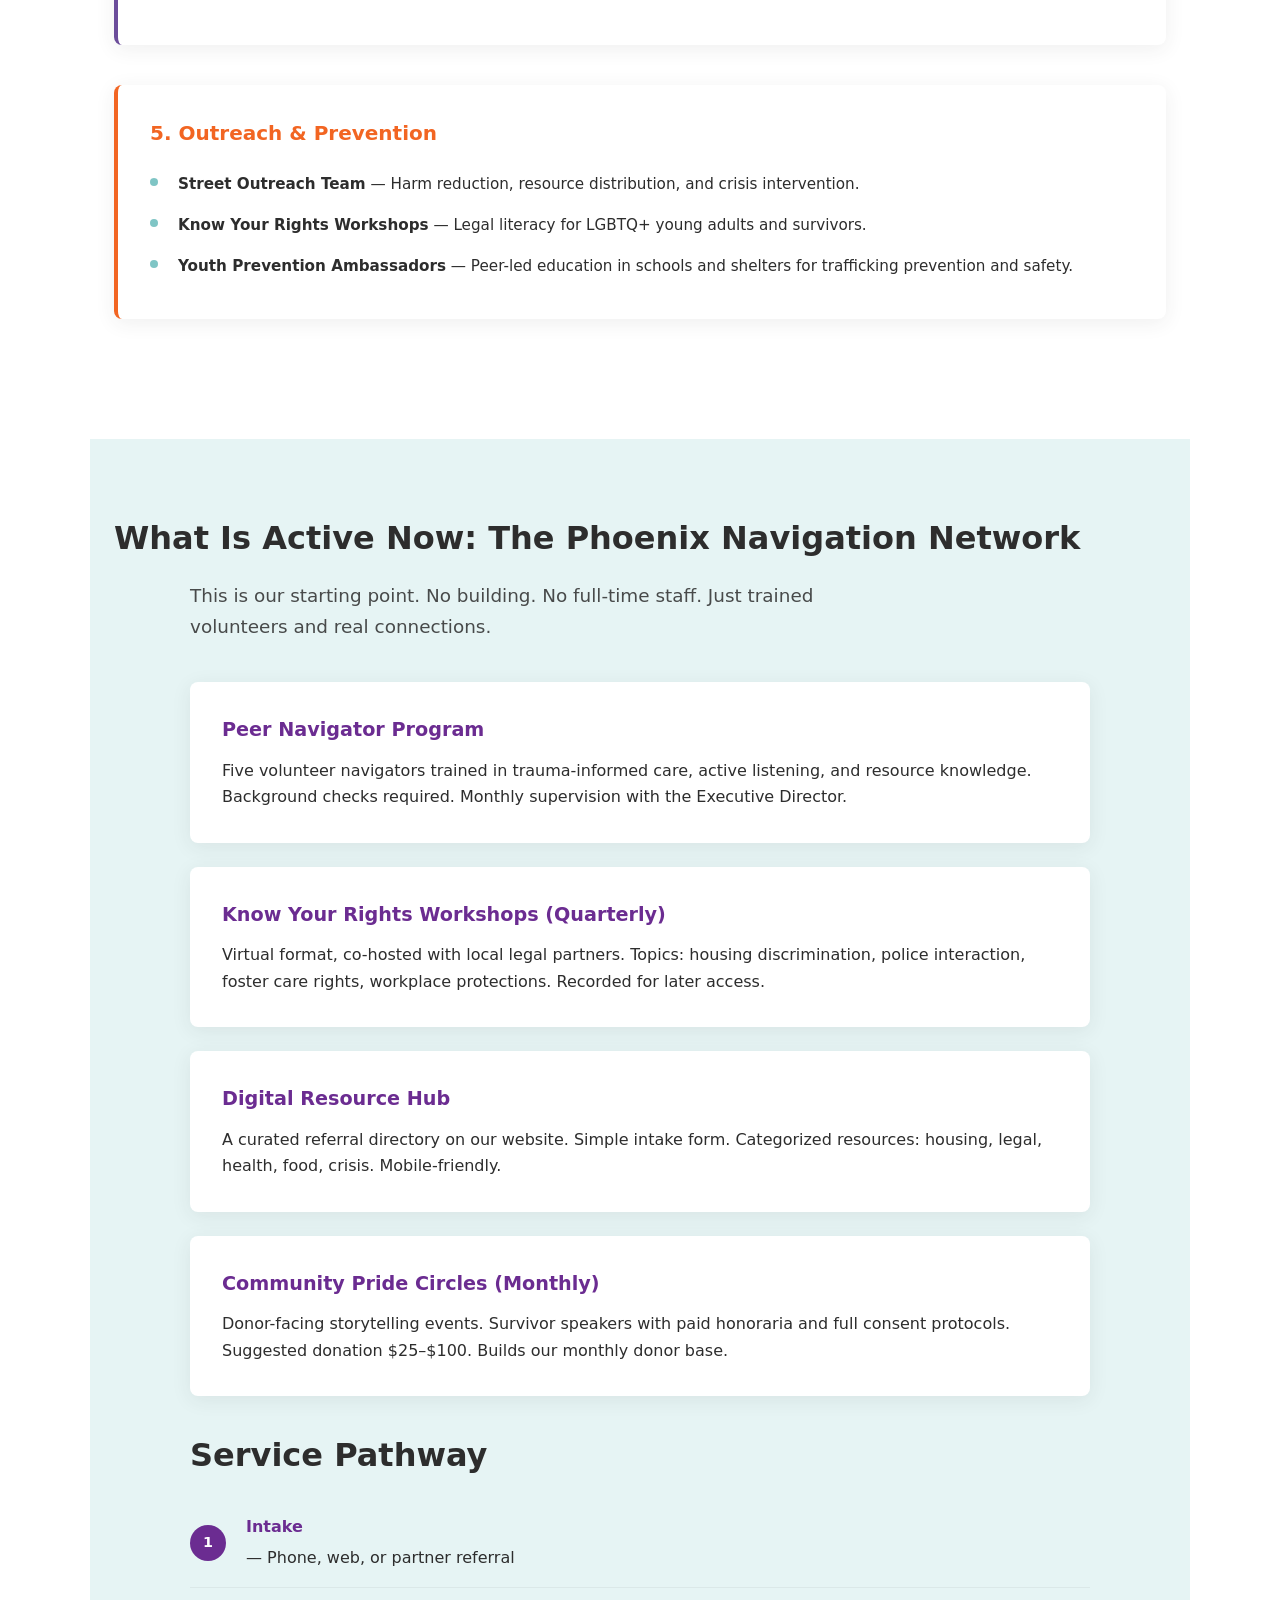
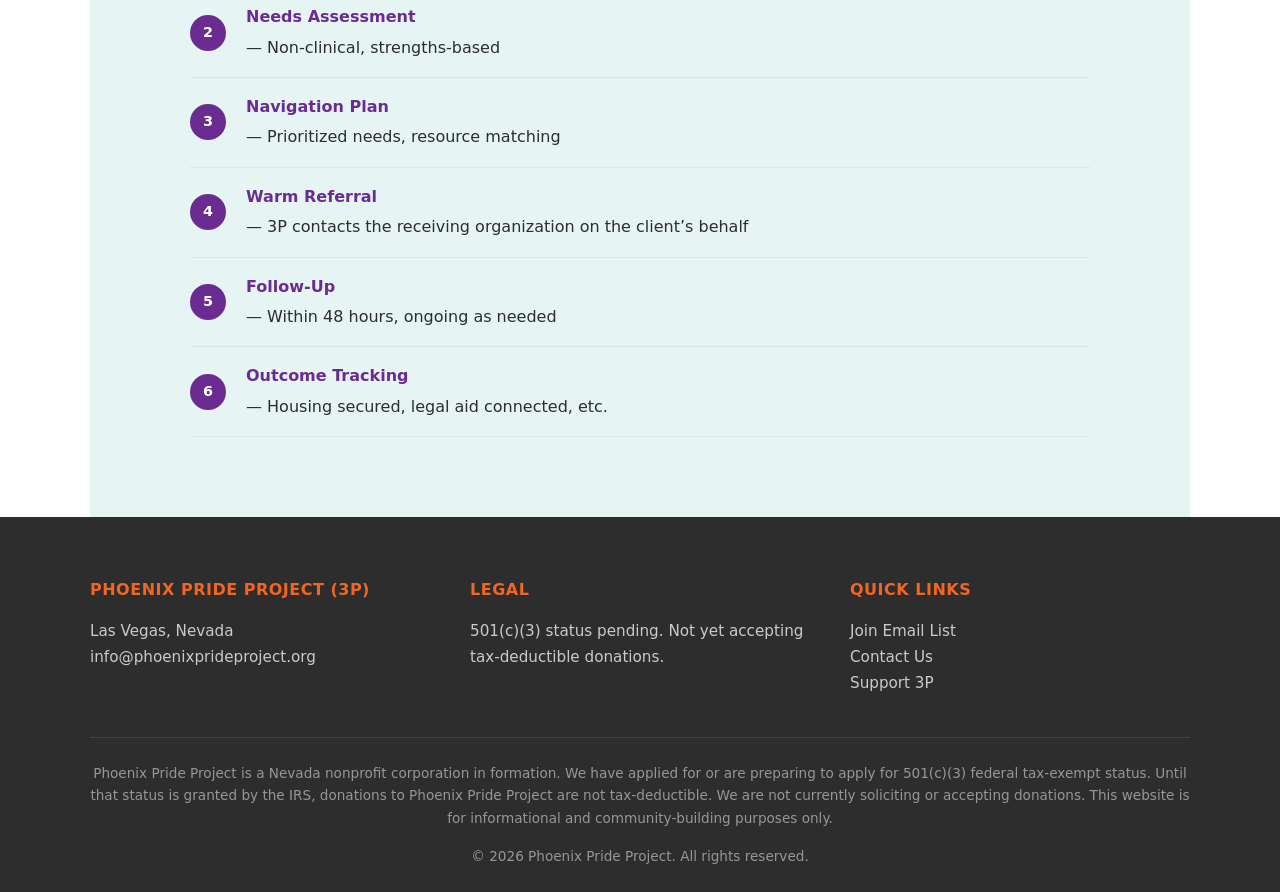
<file: programs.html>
<!DOCTYPE html>
<html lang="en">
<head>
  <meta charset="UTF-8">
  <meta name="viewport" content="width=device-width, initial-scale=1.0">
  <meta name="description" content="Phoenix Pride Project (3P) is a forming nonprofit in Las Vegas empowering LGBTQ+ young adult survivors of trafficking and those escaping survival sex work. 501(c)(3) pending.">
  <title>Programs — Phoenix Pride Project (3P)</title>
  <link rel="stylesheet" href="css/styles.css">
  <link rel="icon" href="data:image/svg+xml,%3Csvg xmlns='http://www.w3.org/2000/svg' viewBox='0 0 100 100'%3E%3Ccircle cx='50' cy='50' r='50' fill='%23F26522'/%3E%3Ctext x='50' y='65' font-size='50' text-anchor='middle' fill='white' font-family='Arial'%3E3P%3C/text%3E%3C/svg%3E">
</head>
<body>
  <a href="#main-content" class="skip-link">Skip to main content</a>
  <nav class="site-nav" role="navigation" aria-label="Main navigation">
    <div class="nav-container">
      <a href="index.html" class="nav-logo" aria-label="Phoenix Pride Project home">
        <span class="logo-mark" aria-hidden="true">3P</span>
        <span>Phoenix Pride Project</span>
      </a>
      <button class="menu-toggle" aria-expanded="false" aria-controls="nav-menu" aria-label="Toggle navigation menu">
        <svg viewBox="0 0 24 24" fill="none" stroke="currentColor" stroke-width="2" stroke-linecap="round" stroke-linejoin="round" aria-hidden="true"><line x1="3" y1="6" x2="21" y2="6"></line><line x1="3" y1="12" x2="21" y2="12"></line><line x1="3" y1="18" x2="21" y2="18"></line></svg>
        <span class="sr-only">Open menu</span>
      </button>
      <ul class="nav-links" id="nav-menu" role="menubar">
          <li><a href="index.html" >Home</a></li>
          <li><a href="about.html" >About</a></li>
          <li><a href="programs.html" aria-current="page">Programs</a></li>
          <li><a href="get-involved.html" >Get Involved</a></li>
          <li><a href="support.html" >Support</a></li>
          <li><a href="contact.html" >Contact</a></li>
      </ul>
    </div>
  </nav>
  <main id="main-content">
    <section class="hero" aria-label="Programs overview">
      <div class="hero-content">
        <h1>What We Are Working Toward</h1>
        <p class="hero-body">These programs represent the full vision of Phoenix Pride Project. We are not running all of them today. We are starting with the Phoenix Navigation Network and building outward. Everything listed here is grounded in trauma-informed, LGBTQ+ affirming practice.</p>
      </div>
    </section>
    <section class="section" aria-labelledby="healing-heading">
      <div class="program-detail">
        <h3 id="healing-heading">1. Healing &amp; Wellness</h3>
        <ul>
          <li><strong>Phoenix Rising Counseling Program</strong> &mdash; Trauma-informed therapy, art therapy, and peer support circles.</li>
          <li><strong>Healing Through Identity</strong> &mdash; LGBTQ+ affirming mental health services and gender-affirming care navigation.</li>
          <li><strong>Wellness Wednesdays</strong> &mdash; Weekly drop-in sessions for yoga, mindfulness, nutrition, and self-care education.</li>
        </ul>
      </div>
      <div class="program-detail" style="border-left-color: var(--orange);">
        <h3 style="color: var(--orange);">2. Housing &amp; Safety</h3>
        <ul>
          <li><strong>Safe Nest Initiative</strong> &mdash; Emergency housing for survivors with wraparound services.</li>
          <li><strong>Transitional Thrive Housing</strong> &mdash; Six to eighteen month housing with case management and life skills support.</li>
          <li><strong>Safety &amp; Advocacy Hub</strong> &mdash; Legal advocacy, safety planning, and navigation of law enforcement and immigration systems.</li>
        </ul>
      </div>
      <div class="program-detail" style="border-left-color: var(--purple);">
        <h3 style="color: var(--purple);">3. Education &amp; Employment</h3>
        <ul>
          <li><strong>EmpowerEd</strong> &mdash; GED prep, tutoring, and college application support.</li>
          <li><strong>PrideWorks</strong> &mdash; Job readiness training, resume building, and workplace rights education.</li>
          <li><strong>Career Launchpad</strong> &mdash; Paid internships, mentorships, and partnerships with LGBTQ+ affirming employers.</li>
        </ul>
        <p class="note">Note: Scholarships are planned for Year 2, pending 501(c)(3) status and infrastructure.</p>
      </div>
      <div class="program-detail" style="border-left-color: #6B4C9A;">
        <h3 style="color: #6B4C9A;">4. Leadership &amp; Community Building</h3>
        <ul>
          <li><strong>Survivor Leadership Academy</strong> &mdash; Public speaking, advocacy training, and leadership development.</li>
          <li><strong>Peer Navigator Program</strong> &mdash; Trained survivor mentors guiding participants through service systems.</li>
          <li><strong>Community Pride Circles</strong> &mdash; Monthly gatherings for connection, healing, and identity celebration.</li>
        </ul>
      </div>
      <div class="program-detail" style="border-left-color: var(--orange);">
        <h3 style="color: var(--orange);">5. Outreach &amp; Prevention</h3>
        <ul>
          <li><strong>Street Outreach Team</strong> &mdash; Harm reduction, resource distribution, and crisis intervention.</li>
          <li><strong>Know Your Rights Workshops</strong> &mdash; Legal literacy for LGBTQ+ young adults and survivors.</li>
          <li><strong>Youth Prevention Ambassadors</strong> &mdash; Peer-led education in schools and shelters for trafficking prevention and safety.</li>
        </ul>
      </div>
    </section>
    <section class="section bg-teal-soft" aria-labelledby="active-heading">
      <h2 id="active-heading" class="section-header">What Is Active Now: The Phoenix Navigation Network</h2>
      <div class="max-w-900">
        <p class="section-intro">This is our starting point. No building. No full-time staff. Just trained volunteers and real connections.</p>
        <div class="volunteer-box"><h3>Peer Navigator Program</h3><p>Five volunteer navigators trained in trauma-informed care, active listening, and resource knowledge. Background checks required. Monthly supervision with the Executive Director.</p></div>
        <div class="volunteer-box"><h3>Know Your Rights Workshops (Quarterly)</h3><p>Virtual format, co-hosted with local legal partners. Topics: housing discrimination, police interaction, foster care rights, workplace protections. Recorded for later access.</p></div>
        <div class="volunteer-box"><h3>Digital Resource Hub</h3><p>A curated referral directory on our website. Simple intake form. Categorized resources: housing, legal, health, food, crisis. Mobile-friendly.</p></div>
        <div class="volunteer-box"><h3>Community Pride Circles (Monthly)</h3><p>Donor-facing storytelling events. Survivor speakers with paid honoraria and full consent protocols. Suggested donation $25&ndash;$100. Builds our monthly donor base.</p></div>
        <h3 class="section-header mt-4">Service Pathway</h3>
        <ol class="steps">
          <li><strong>Intake</strong> &mdash; Phone, web, or partner referral</li>
          <li><strong>Needs Assessment</strong> &mdash; Non-clinical, strengths-based</li>
          <li><strong>Navigation Plan</strong> &mdash; Prioritized needs, resource matching</li>
          <li><strong>Warm Referral</strong> &mdash; 3P contacts the receiving organization on the client&rsquo;s behalf</li>
          <li><strong>Follow-Up</strong> &mdash; Within 48 hours, ongoing as needed</li>
          <li><strong>Outcome Tracking</strong> &mdash; Housing secured, legal aid connected, etc.</li>
        </ol>
      </div>
    </section>

  </main>
  <footer class="site-footer" role="contentinfo">
    <div class="footer-grid">
      <div class="footer-col">
        <h4>Phoenix Pride Project (3P)</h4>
        <p>Las Vegas, Nevada<br>info@phoenixprideproject.org</p>
      </div>
      <div class="footer-col">
        <h4>Legal</h4>
        <p>501(c)(3) status pending. Not yet accepting tax-deductible donations.</p>
      </div>
      <div class="footer-col">
        <h4>Quick Links</h4>
        <p><a href="get-involved.html">Join Email List</a><br><a href="contact.html">Contact Us</a><br><a href="support.html">Support 3P</a></p>
      </div>
    </div>
    <div class="footer-bottom">
      <p>Phoenix Pride Project is a Nevada nonprofit corporation in formation. We have applied for or are preparing to apply for 501(c)(3) federal tax-exempt status. Until that status is granted by the IRS, donations to Phoenix Pride Project are not tax-deductible. We are not currently soliciting or accepting donations. This website is for informational and community-building purposes only.</p>
      <p class="mt-2">&copy; 2026 Phoenix Pride Project. All rights reserved.</p>
    </div>
  </footer>
  <script src="js/main.js"></script>
</body>
</html>
</file>
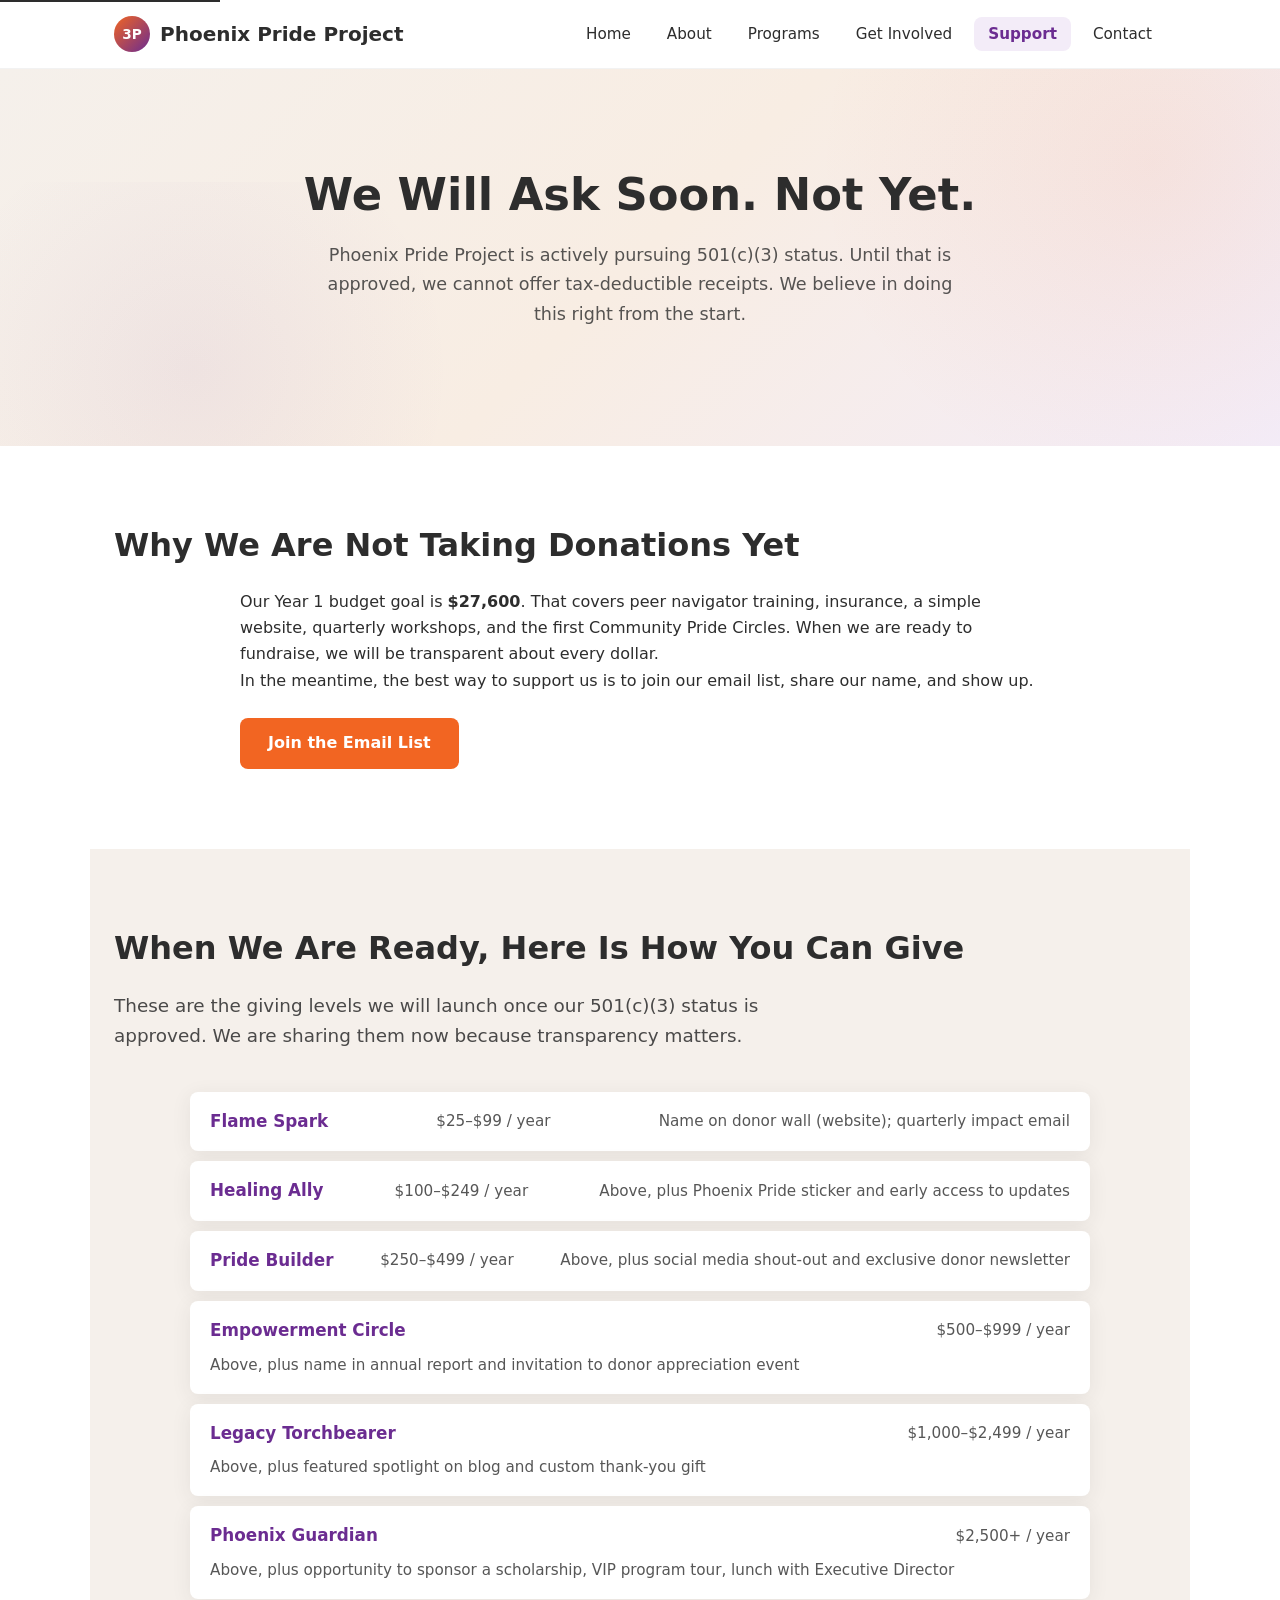
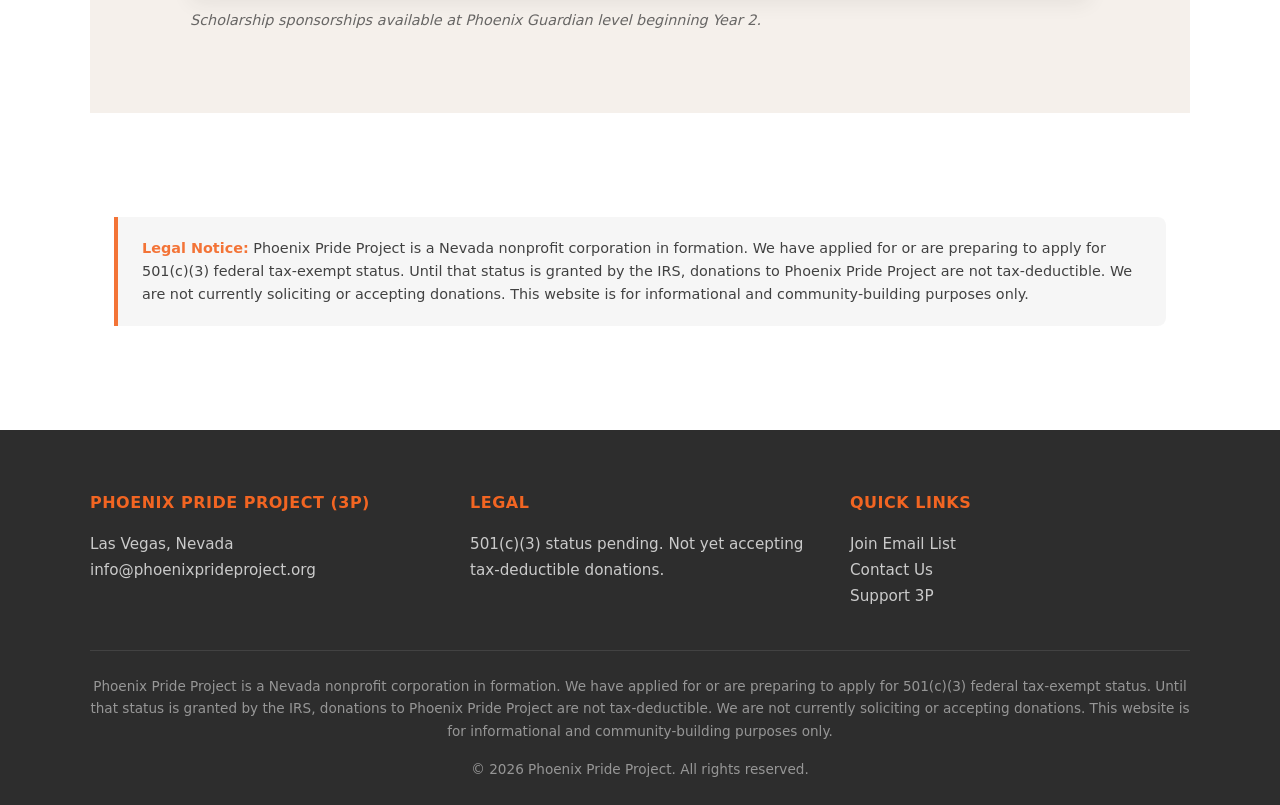
<file: support.html>
<!DOCTYPE html>
<html lang="en">
<head>
  <meta charset="UTF-8">
  <meta name="viewport" content="width=device-width, initial-scale=1.0">
  <meta name="description" content="Phoenix Pride Project (3P) is a forming nonprofit in Las Vegas empowering LGBTQ+ young adult survivors of trafficking and those escaping survival sex work. 501(c)(3) pending.">
  <title>Support — Phoenix Pride Project (3P)</title>
  <link rel="stylesheet" href="css/styles.css">
  <link rel="icon" href="data:image/svg+xml,%3Csvg xmlns='http://www.w3.org/2000/svg' viewBox='0 0 100 100'%3E%3Ccircle cx='50' cy='50' r='50' fill='%23F26522'/%3E%3Ctext x='50' y='65' font-size='50' text-anchor='middle' fill='white' font-family='Arial'%3E3P%3C/text%3E%3C/svg%3E">
</head>
<body>
  <a href="#main-content" class="skip-link">Skip to main content</a>
  <nav class="site-nav" role="navigation" aria-label="Main navigation">
    <div class="nav-container">
      <a href="index.html" class="nav-logo" aria-label="Phoenix Pride Project home">
        <span class="logo-mark" aria-hidden="true">3P</span>
        <span>Phoenix Pride Project</span>
      </a>
      <button class="menu-toggle" aria-expanded="false" aria-controls="nav-menu" aria-label="Toggle navigation menu">
        <svg viewBox="0 0 24 24" fill="none" stroke="currentColor" stroke-width="2" stroke-linecap="round" stroke-linejoin="round" aria-hidden="true"><line x1="3" y1="6" x2="21" y2="6"></line><line x1="3" y1="12" x2="21" y2="12"></line><line x1="3" y1="18" x2="21" y2="18"></line></svg>
        <span class="sr-only">Open menu</span>
      </button>
      <ul class="nav-links" id="nav-menu" role="menubar">
          <li><a href="index.html" >Home</a></li>
          <li><a href="about.html" >About</a></li>
          <li><a href="programs.html" >Programs</a></li>
          <li><a href="get-involved.html" >Get Involved</a></li>
          <li><a href="support.html" aria-current="page">Support</a></li>
          <li><a href="contact.html" >Contact</a></li>
      </ul>
    </div>
  </nav>
  <main id="main-content">
    <section class="hero" aria-label="Support 3P">
      <div class="hero-content">
        <h1>We Will Ask Soon. Not Yet.</h1>
        <p class="hero-body">Phoenix Pride Project is actively pursuing 501(c)(3) status. Until that is approved, we cannot offer tax-deductible receipts. We believe in doing this right from the start.</p>
      </div>
    </section>
    <section class="section" aria-labelledby="not-yet-heading">
      <h2 id="not-yet-heading" class="section-header">Why We Are Not Taking Donations Yet</h2>
      <div class="max-w-800">
        <p>Our Year 1 budget goal is <strong>$27,600</strong>. That covers peer navigator training, insurance, a simple website, quarterly workshops, and the first Community Pride Circles. When we are ready to fundraise, we will be transparent about every dollar.</p>
        <p>In the meantime, the best way to support us is to join our email list, share our name, and show up.</p>
        <div class="mt-3"><a href="get-involved.html#email-list" class="btn btn-primary">Join the Email List</a></div>
      </div>
    </section>
    <section class="section bg-warm" aria-labelledby="levels-heading">
      <h2 id="levels-heading" class="section-header">When We Are Ready, Here Is How You Can Give</h2>
      <p class="section-intro">These are the giving levels we will launch once our 501(c)(3) status is approved. We are sharing them now because transparency matters.</p>
      <div class="max-w-900">
        <div class="donor-level"><strong>Flame Spark</strong><span>$25&ndash;$99 / year</span><span>Name on donor wall (website); quarterly impact email</span></div>
        <div class="donor-level"><strong>Healing Ally</strong><span>$100&ndash;$249 / year</span><span>Above, plus Phoenix Pride sticker and early access to updates</span></div>
        <div class="donor-level"><strong>Pride Builder</strong><span>$250&ndash;$499 / year</span><span>Above, plus social media shout-out and exclusive donor newsletter</span></div>
        <div class="donor-level"><strong>Empowerment Circle</strong><span>$500&ndash;$999 / year</span><span>Above, plus name in annual report and invitation to donor appreciation event</span></div>
        <div class="donor-level"><strong>Legacy Torchbearer</strong><span>$1,000&ndash;$2,499 / year</span><span>Above, plus featured spotlight on blog and custom thank-you gift</span></div>
        <div class="donor-level"><strong>Phoenix Guardian</strong><span>$2,500+ / year</span><span>Above, plus opportunity to sponsor a scholarship, VIP program tour, lunch with Executive Director</span></div>
        <p class="note">Scholarship sponsorships available at Phoenix Guardian level beginning Year 2.</p>
      </div>
    </section>
    <section class="section" aria-labelledby="disclosure-heading">
      <div class="disclosure" role="note">
        <strong>Legal Notice:</strong> Phoenix Pride Project is a Nevada nonprofit corporation in formation. We have applied for or are preparing to apply for 501(c)(3) federal tax-exempt status. Until that status is granted by the IRS, donations to Phoenix Pride Project are not tax-deductible. We are not currently soliciting or accepting donations. This website is for informational and community-building purposes only.
      </div>
    </section>

  </main>
  <footer class="site-footer" role="contentinfo">
    <div class="footer-grid">
      <div class="footer-col">
        <h4>Phoenix Pride Project (3P)</h4>
        <p>Las Vegas, Nevada<br>info@phoenixprideproject.org</p>
      </div>
      <div class="footer-col">
        <h4>Legal</h4>
        <p>501(c)(3) status pending. Not yet accepting tax-deductible donations.</p>
      </div>
      <div class="footer-col">
        <h4>Quick Links</h4>
        <p><a href="get-involved.html">Join Email List</a><br><a href="contact.html">Contact Us</a><br><a href="support.html">Support 3P</a></p>
      </div>
    </div>
    <div class="footer-bottom">
      <p>Phoenix Pride Project is a Nevada nonprofit corporation in formation. We have applied for or are preparing to apply for 501(c)(3) federal tax-exempt status. Until that status is granted by the IRS, donations to Phoenix Pride Project are not tax-deductible. We are not currently soliciting or accepting donations. This website is for informational and community-building purposes only.</p>
      <p class="mt-2">&copy; 2026 Phoenix Pride Project. All rights reserved.</p>
    </div>
  </footer>
  <script src="js/main.js"></script>
</body>
</html>
</file>
<file: css/styles.css>
/* Phoenix Pride Project Styles */
:root {
  --orange: #F26522;
  --purple: #6B2C91;
  --teal: #008B8B;
  --warm-neutral: #F5F0EB;
  --charcoal: #2D2D2D;
  --white: #FFFFFF;
  --light-orange: #FFF3EC;
  --light-purple: #F3ECF8;
  --light-teal: #E6F4F4;
  --max-width: 1100px;
  --radius: 8px;
  --shadow: 0 4px 20px rgba(45,45,45,0.08);
  --shadow-hover: 0 8px 30px rgba(45,45,45,0.12);
}

*, *::before, *::after { box-sizing: border-box; margin: 0; padding: 0; }
html { scroll-behavior: smooth; font-size: 16px; }
body {
  font-family: 'Segoe UI', system-ui, -apple-system, BlinkMacSystemFont, Roboto, sans-serif;
  color: var(--charcoal); background: var(--white); line-height: 1.65;
  -webkit-font-smoothing: antialiased; overflow-x: hidden;
}
img { max-width: 100%; display: block; }
a {
  color: var(--purple); text-decoration: underline; text-underline-offset: 3px;
  transition: color 0.2s ease;
}
a:hover, a:focus { color: var(--orange); }
a:focus-visible {
  outline: 3px solid var(--orange); outline-offset: 2px; border-radius: 2px;
}
.skip-link {
  position: absolute; top: -40px; left: 0; background: var(--charcoal);
  color: var(--white); padding: 8px 16px; z-index: 10000;
  text-decoration: none; font-weight: 600;
}
.skip-link:focus { top: 0; }

/* Navigation */
.site-nav {
  position: sticky; top: 0; z-index: 1000;
  background: rgba(255,255,255,0.96); backdrop-filter: blur(10px);
  border-bottom: 1px solid rgba(45,45,45,0.06);
}
.nav-container {
  max-width: var(--max-width); margin: 0 auto; padding: 0 24px;
  display: flex; align-items: center; justify-content: space-between; height: 68px;
}
.nav-logo {
  font-weight: 800; font-size: 1.25rem; color: var(--charcoal);
  text-decoration: none; display: flex; align-items: center; gap: 10px;
}
.nav-logo .logo-mark {
  width: 36px; height: 36px;
  background: linear-gradient(135deg, var(--orange), var(--purple));
  border-radius: 50%; display: flex; align-items: center; justify-content: center;
  color: white; font-size: 0.85rem; font-weight: 700;
}
.nav-logo:hover, .nav-logo:focus { color: var(--orange); }
.nav-links { display: flex; gap: 8px; list-style: none; }
.nav-links a {
  text-decoration: none; color: var(--charcoal); font-weight: 500; font-size: 0.95rem;
  padding: 8px 14px; border-radius: var(--radius); transition: all 0.2s ease;
}
.nav-links a:hover, .nav-links a:focus { background: var(--light-orange); color: var(--orange); }
.nav-links a[aria-current="page"] { background: var(--light-purple); color: var(--purple); font-weight: 600; }
.nav-cta { background: var(--orange) !important; color: white !important; font-weight: 600 !important; }
.nav-cta:hover, .nav-cta:focus { background: var(--purple) !important; color: white !important; }

.menu-toggle {
  display: none; background: none; border: none; cursor: pointer;
  padding: 8px; border-radius: var(--radius);
}
.menu-toggle:focus-visible { outline: 3px solid var(--orange); outline-offset: 2px; }
.menu-toggle svg { width: 28px; height: 28px; color: var(--charcoal); }

@media (max-width: 900px) {
  .menu-toggle { display: block; }
  .nav-links {
    position: fixed; top: 68px; left: 0; right: 0; background: white;
    flex-direction: column; padding: 16px 24px 24px; gap: 4px;
    border-bottom: 1px solid rgba(45,45,45,0.08);
    transform: translateY(-150%); transition: transform 0.3s ease;
    box-shadow: var(--shadow);
  }
  .nav-links.open { transform: translateY(0); }
  .nav-links a { display: block; padding: 12px 16px; font-size: 1.05rem; }
}

/* Buttons */
.btn {
  display: inline-flex; align-items: center; justify-content: center; gap: 8px;
  padding: 14px 28px; font-size: 1rem; font-weight: 600;
  border-radius: var(--radius); border: none; cursor: pointer;
  text-decoration: none; transition: all 0.2s ease; line-height: 1.4;
}
.btn:focus-visible { outline: 3px solid var(--orange); outline-offset: 3px; }
.btn-primary { background: var(--orange); color: white; }
.btn-primary:hover { background: var(--purple); color: white; }
.btn-secondary { background: transparent; color: var(--purple); border: 2px solid var(--purple); }
.btn-secondary:hover { background: var(--purple); color: white; }
.btn-white { background: white; color: var(--purple); }
.btn-white:hover { background: var(--light-purple); color: var(--purple); }

/* Sections */
.section { padding: 80px 24px; max-width: var(--max-width); margin: 0 auto; }
.section-header { font-size: 2rem; font-weight: 800; color: var(--charcoal); margin-bottom: 24px; line-height: 1.2; }
.section-intro { font-size: 1.15rem; color: var(--charcoal); opacity: 0.85; max-width: 700px; margin-bottom: 40px; }

/* Hero */
.hero {
  background: linear-gradient(135deg, var(--warm-neutral) 0%, #F8EDE3 50%, #F3ECF8 100%);
  padding: 100px 24px 80px; text-align: center; position: relative; overflow: hidden;
}
.hero::before {
  content: ''; position: absolute; top: -50%; right: -20%; width: 60%; height: 150%;
  background: radial-gradient(circle, rgba(242,101,34,0.08) 0%, transparent 70%); pointer-events: none;
}
.hero::after {
  content: ''; position: absolute; bottom: -30%; left: -10%; width: 50%; height: 100%;
  background: radial-gradient(circle, rgba(107,44,145,0.06) 0%, transparent 70%); pointer-events: none;
}
.hero-content { max-width: 800px; margin: 0 auto; position: relative; z-index: 1; }
.hero-logo {
  width: 80px; height: 80px;
  background: linear-gradient(135deg, var(--orange), var(--purple));
  border-radius: 50%; display: flex; align-items: center; justify-content: center;
  color: white; font-size: 2rem; font-weight: 800; margin: 0 auto 32px;
  box-shadow: 0 8px 30px rgba(242,101,34,0.3);
}
.hero h1 { font-size: 2.8rem; font-weight: 800; line-height: 1.15; color: var(--charcoal); margin-bottom: 20px; }
.hero-subhead { font-size: 1.25rem; color: var(--charcoal); opacity: 0.9; max-width: 680px; margin: 0 auto 28px; line-height: 1.6; }
.hero-body { font-size: 1.1rem; color: var(--charcoal); opacity: 0.8; max-width: 640px; margin: 0 auto 36px; line-height: 1.7; }
.hero-actions { display: flex; gap: 16px; justify-content: center; flex-wrap: wrap; }
@media (max-width: 600px) {
  .hero { padding: 70px 20px 60px; }
  .hero h1 { font-size: 2rem; }
  .hero-subhead { font-size: 1.05rem; }
  .hero-body { font-size: 1rem; }
}

/* Cards & Grids */
.card-grid { display: grid; grid-template-columns: repeat(auto-fit, minmax(260px, 1fr)); gap: 24px; }
.card-grid-2 { grid-template-columns: repeat(auto-fit, minmax(300px, 1fr)); }
.card-grid-3 { grid-template-columns: repeat(auto-fit, minmax(280px, 1fr)); }
.card {
  background: white; border-radius: var(--radius); padding: 32px;
  box-shadow: var(--shadow); border: 1px solid rgba(45,45,45,0.06);
  transition: transform 0.2s ease, box-shadow 0.2s ease;
}
.card:hover { transform: translateY(-4px); box-shadow: var(--shadow-hover); }
.card-icon {
  width: 48px; height: 48px; border-radius: 12px;
  display: flex; align-items: center; justify-content: center;
  font-size: 1.5rem; margin-bottom: 16px;
}
.card h3 { font-size: 1.25rem; font-weight: 700; margin-bottom: 10px; color: var(--charcoal); }
.card p { color: var(--charcoal); opacity: 0.8; font-size: 0.95rem; line-height: 1.6; }

/* Accent backgrounds */
.bg-orange-soft { background: var(--light-orange); }
.bg-purple-soft { background: var(--light-purple); }
.bg-teal-soft { background: var(--light-teal); }
.bg-warm { background: var(--warm-neutral); }
.bg-charcoal { background: var(--charcoal); color: white; }
.bg-charcoal .section-header, .bg-charcoal h3 { color: white; }
.bg-charcoal p { opacity: 0.85; }
.bg-purple { background: var(--purple); color: white; }
.bg-purple .section-header, .bg-purple h3 { color: white; }
.bg-purple p { opacity: 0.9; }
.bg-orange { background: var(--orange); color: white; }
.bg-orange .section-header, .bg-orange h3 { color: white; }
.bg-orange p { opacity: 0.9; }

/* Tables */
.data-table { width: 100%; border-collapse: collapse; margin: 24px 0; font-size: 0.95rem; }
.data-table th, .data-table td { padding: 14px 16px; text-align: left; border-bottom: 1px solid rgba(45,45,45,0.1); }
.data-table th { font-weight: 700; color: var(--purple); background: var(--light-purple); border-bottom: 2px solid var(--purple); }
.data-table tr:hover td { background: rgba(107,44,145,0.03); }
.data-table td strong { color: var(--charcoal); }

/* Lists */
.feature-list { list-style: none; padding: 0; }
.feature-list li { padding: 12px 0 12px 36px; position: relative; border-bottom: 1px solid rgba(45,45,45,0.06); }
.feature-list li::before { content: ''; position: absolute; left: 0; top: 50%; transform: translateY(-50%); width: 20px; height: 20px; background: var(--orange); border-radius: 50%; opacity: 0.2; }
.feature-list li::after { content: ''; position: absolute; left: 6px; top: 50%; transform: translateY(-50%) rotate(45deg); width: 6px; height: 10px; border: solid var(--orange); border-width: 0 2px 2px 0; }

.steps { counter-reset: step; list-style: none; padding: 0; }
.steps li { counter-increment: step; padding: 16px 0 16px 56px; position: relative; border-bottom: 1px solid rgba(45,45,45,0.06); font-size: 1rem; }
.steps li::before { content: counter(step); position: absolute; left: 0; top: 50%; transform: translateY(-50%); width: 36px; height: 36px; background: var(--purple); color: white; border-radius: 50%; display: flex; align-items: center; justify-content: center; font-weight: 700; font-size: 0.9rem; }
.steps li strong { color: var(--purple); display: block; margin-bottom: 4px; }

/* Forms */
.form-group { margin-bottom: 20px; }
.form-group label { display: block; font-weight: 600; margin-bottom: 6px; font-size: 0.95rem; }
.form-group input[type="text"], .form-group input[type="email"], .form-group select, .form-group textarea {
  width: 100%; padding: 12px 14px; border: 2px solid rgba(45,45,45,0.12); border-radius: var(--radius);
  font-family: inherit; font-size: 1rem; transition: border-color 0.2s ease; background: white;
}
.form-group input:focus, .form-group select:focus, .form-group textarea:focus {
  outline: none; border-color: var(--purple); box-shadow: 0 0 0 3px rgba(107,44,145,0.1);
}
.checkbox-group { display: flex; flex-wrap: wrap; gap: 12px 20px; margin-top: 8px; }
.checkbox-group label { display: flex; align-items: center; gap: 8px; font-weight: 400; cursor: pointer; font-size: 0.95rem; }
.checkbox-group input[type="checkbox"] { width: 20px; height: 20px; accent-color: var(--purple); cursor: pointer; }

/* Disclosure / Legal */
.disclosure { background: rgba(45,45,45,0.04); border-left: 4px solid var(--orange); padding: 20px 24px; border-radius: 0 var(--radius) var(--radius) 0; font-size: 0.9rem; color: var(--charcoal); opacity: 0.9; line-height: 1.6; margin: 24px 0; }
.disclosure strong { color: var(--orange); }

/* Crisis box */
.crisis-box { background: linear-gradient(135deg, #FFF0F0, #FFF3EC); border: 2px solid var(--orange); border-radius: var(--radius); padding: 28px; margin: 32px 0; }
.crisis-box h3 { color: var(--orange); font-size: 1.3rem; margin-bottom: 16px; display: flex; align-items: center; gap: 10px; }
.crisis-box ul { list-style: none; padding: 0; }
.crisis-box li { padding: 10px 0; border-bottom: 1px solid rgba(242,101,34,0.15); display: flex; justify-content: space-between; align-items: center; flex-wrap: wrap; gap: 8px; }
.crisis-box li:last-child { border-bottom: none; }
.crisis-box strong { color: var(--charcoal); }
.crisis-box a { color: var(--orange); font-weight: 600; text-decoration: none; }
.crisis-box a:hover { text-decoration: underline; }

/* Footer */
.site-footer { background: var(--charcoal); color: white; padding: 60px 24px 24px; }
.footer-grid { max-width: var(--max-width); margin: 0 auto; display: grid; grid-template-columns: repeat(auto-fit, minmax(220px, 1fr)); gap: 40px; margin-bottom: 40px; }
.footer-col h4 { font-size: 1rem; font-weight: 700; margin-bottom: 16px; color: var(--orange); text-transform: uppercase; letter-spacing: 0.5px; }
.footer-col p, .footer-col a { color: rgba(255,255,255,0.75); font-size: 0.95rem; line-height: 1.7; text-decoration: none; }
.footer-col a:hover { color: var(--orange); }
.footer-bottom { max-width: var(--max-width); margin: 0 auto; padding-top: 24px; border-top: 1px solid rgba(255,255,255,0.1); text-align: center; font-size: 0.85rem; color: rgba(255,255,255,0.5); }
.footer-bottom a { color: rgba(255,255,255,0.6); }

/* Pull quote */
.pull-quote { font-size: 1.15rem; font-style: italic; color: var(--purple); border-left: 4px solid var(--orange); padding: 16px 24px; margin: 24px 0; background: var(--light-orange); border-radius: 0 var(--radius) var(--radius) 0; }
.note { font-size: 0.9rem; color: var(--charcoal); opacity: 0.7; font-style: italic; margin-top: 8px; }

/* Two column */
.two-col { display: grid; grid-template-columns: repeat(auto-fit, minmax(300px, 1fr)); gap: 48px; align-items: start; }

/* Pillar colors */
.pillar-card:nth-child(1) .card-icon { background: var(--light-orange); }
.pillar-card:nth-child(2) .card-icon { background: #FFF0E6; }
.pillar-card:nth-child(3) .card-icon { background: var(--light-purple); }
.pillar-card:nth-child(4) .card-icon { background: var(--light-teal); }
.pillar-card:nth-child(5) .card-icon { background: #F0E8F5; }

/* Values */
.value-card { padding: 28px; border-radius: var(--radius); background: white; box-shadow: var(--shadow); border-left: 4px solid var(--purple); }
.value-card h3 { color: var(--purple); font-size: 1.15rem; margin-bottom: 10px; }
.value-card p { font-size: 0.95rem; opacity: 0.85; }

/* Program detail */
.program-detail { margin-bottom: 40px; padding: 32px; background: white; border-radius: var(--radius); box-shadow: var(--shadow); border-left: 4px solid var(--teal); }
.program-detail h3 { color: var(--teal); font-size: 1.25rem; margin-bottom: 14px; }
.program-detail ul { list-style: none; padding: 0; margin-top: 12px; }
.program-detail li { padding: 8px 0 8px 28px; position: relative; font-size: 0.95rem; }
.program-detail li::before { content: ''; position: absolute; left: 0; top: 14px; width: 8px; height: 8px; background: var(--teal); border-radius: 50%; opacity: 0.5; }

/* Donor levels */
.donor-level { display: flex; justify-content: space-between; align-items: center; padding: 16px 20px; background: white; border-radius: var(--radius); margin-bottom: 10px; box-shadow: var(--shadow); flex-wrap: wrap; gap: 8px; }
.donor-level strong { color: var(--purple); font-size: 1.05rem; }
.donor-level span { font-size: 0.95rem; opacity: 0.8; }

/* Volunteer box */
.volunteer-box { background: white; border-radius: var(--radius); padding: 32px; box-shadow: var(--shadow); margin-bottom: 24px; }
.volunteer-box h3 { color: var(--purple); margin-bottom: 12px; font-size: 1.2rem; }

/* Utility */
.text-center { text-align: center; }
.max-w-700 { max-width: 700px; margin-left: auto; margin-right: auto; }
.max-w-800 { max-width: 800px; margin-left: auto; margin-right: auto; }
.max-w-900 { max-width: 900px; margin-left: auto; margin-right: auto; }
.mt-0 { margin-top: 0; } .mb-0 { margin-bottom: 0; }
.mt-1 { margin-top: 8px; } .mb-1 { margin-bottom: 8px; }
.mt-2 { margin-top: 16px; } .mb-2 { margin-bottom: 16px; }
.mt-3 { margin-top: 24px; } .mb-3 { margin-bottom: 24px; }
.mt-4 { margin-top: 40px; } .mb-4 { margin-bottom: 40px; }

@media (max-width: 600px) {
  .section { padding: 50px 20px; }
  .section-header { font-size: 1.6rem; }
  .card { padding: 24px; }
  .card-grid { grid-template-columns: 1fr; }
  .two-col { grid-template-columns: 1fr; gap: 32px; }
  .data-table th, .data-table td { padding: 10px 12px; font-size: 0.9rem; }
  .btn { padding: 12px 20px; font-size: 0.95rem; }
  .donor-level { flex-direction: column; align-items: flex-start; }
  .footer-grid { gap: 28px; }
  .hero-actions { flex-direction: column; align-items: stretch; }
  .hero-actions .btn { width: 100%; }
  .nav-cta { display: none; }
}

@media (prefers-reduced-motion: reduce) {
  html { scroll-behavior: auto; }
  .card, .btn, a { transition: none; }
}

.sr-only { position: absolute; width: 1px; height: 1px; padding: 0; margin: -1px; overflow: hidden; clip: rect(0, 0, 0, 0); white-space: nowrap; border: 0; }
</file>
